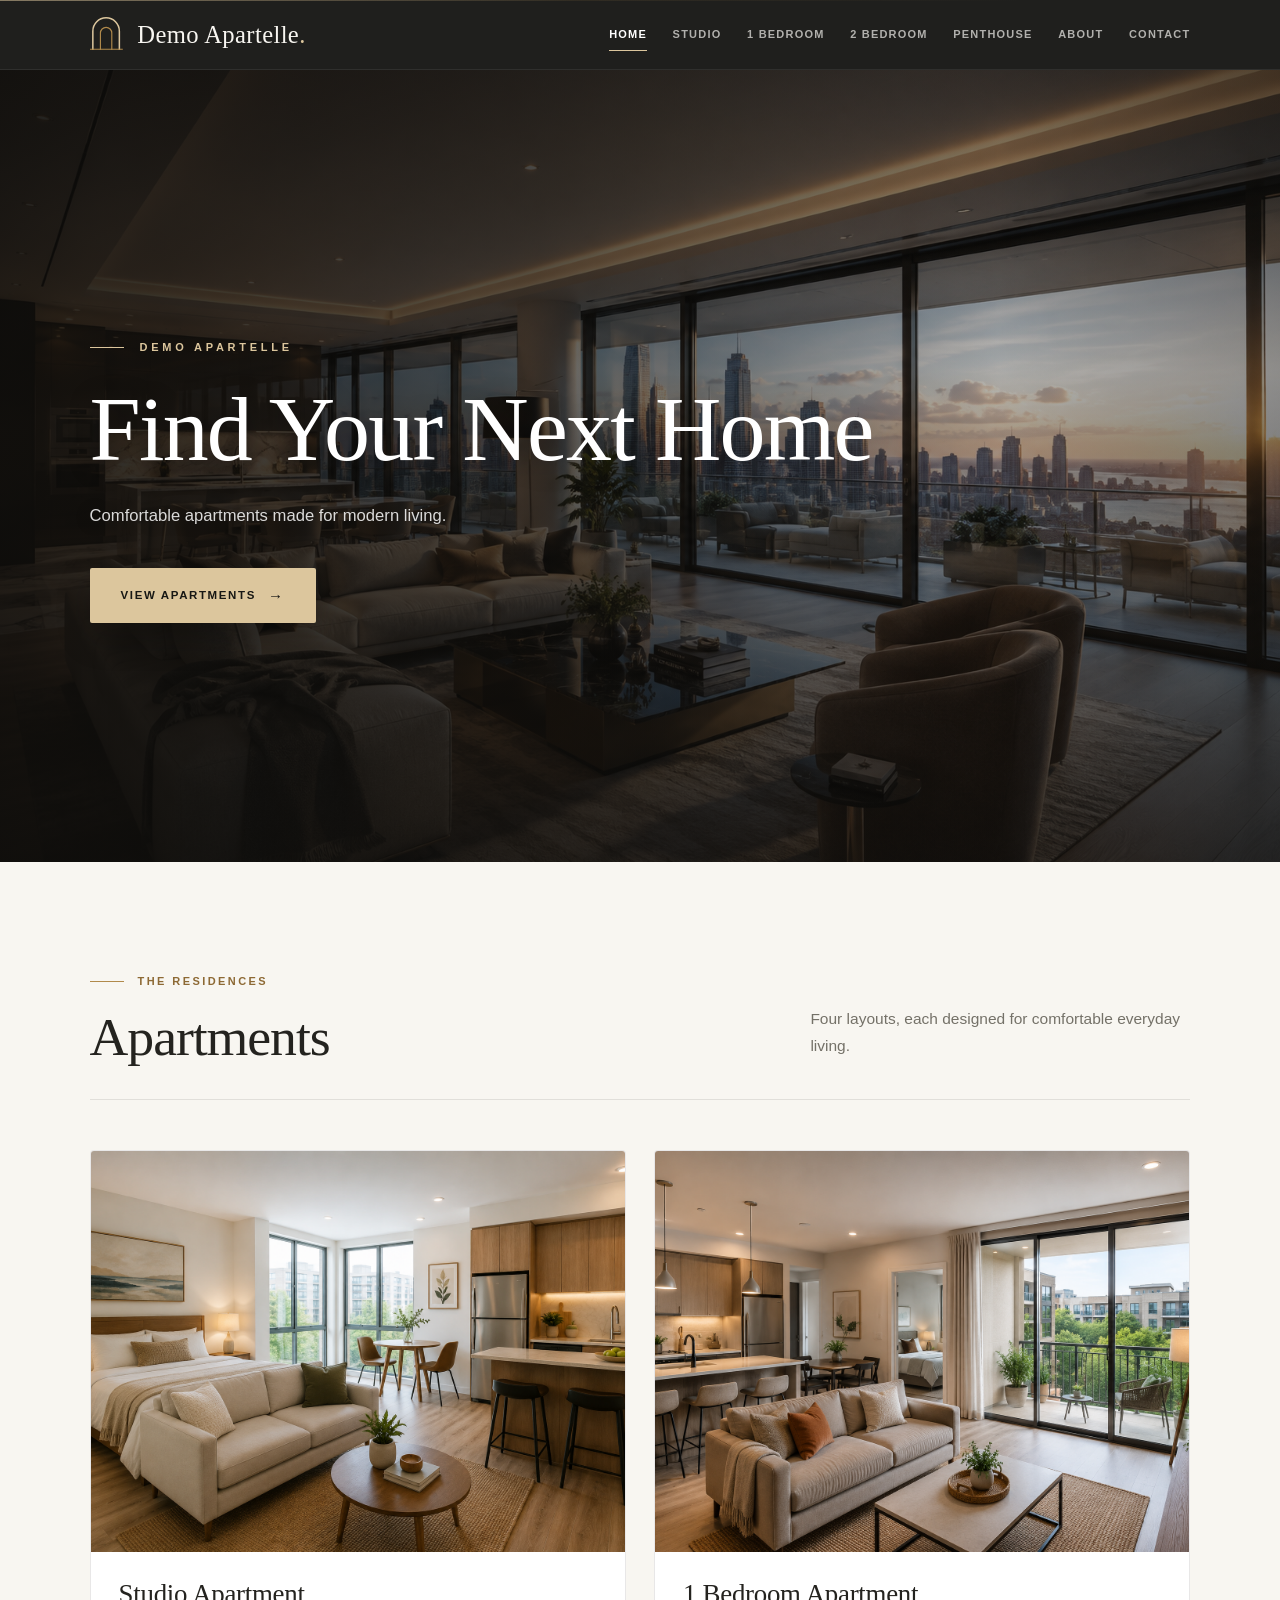
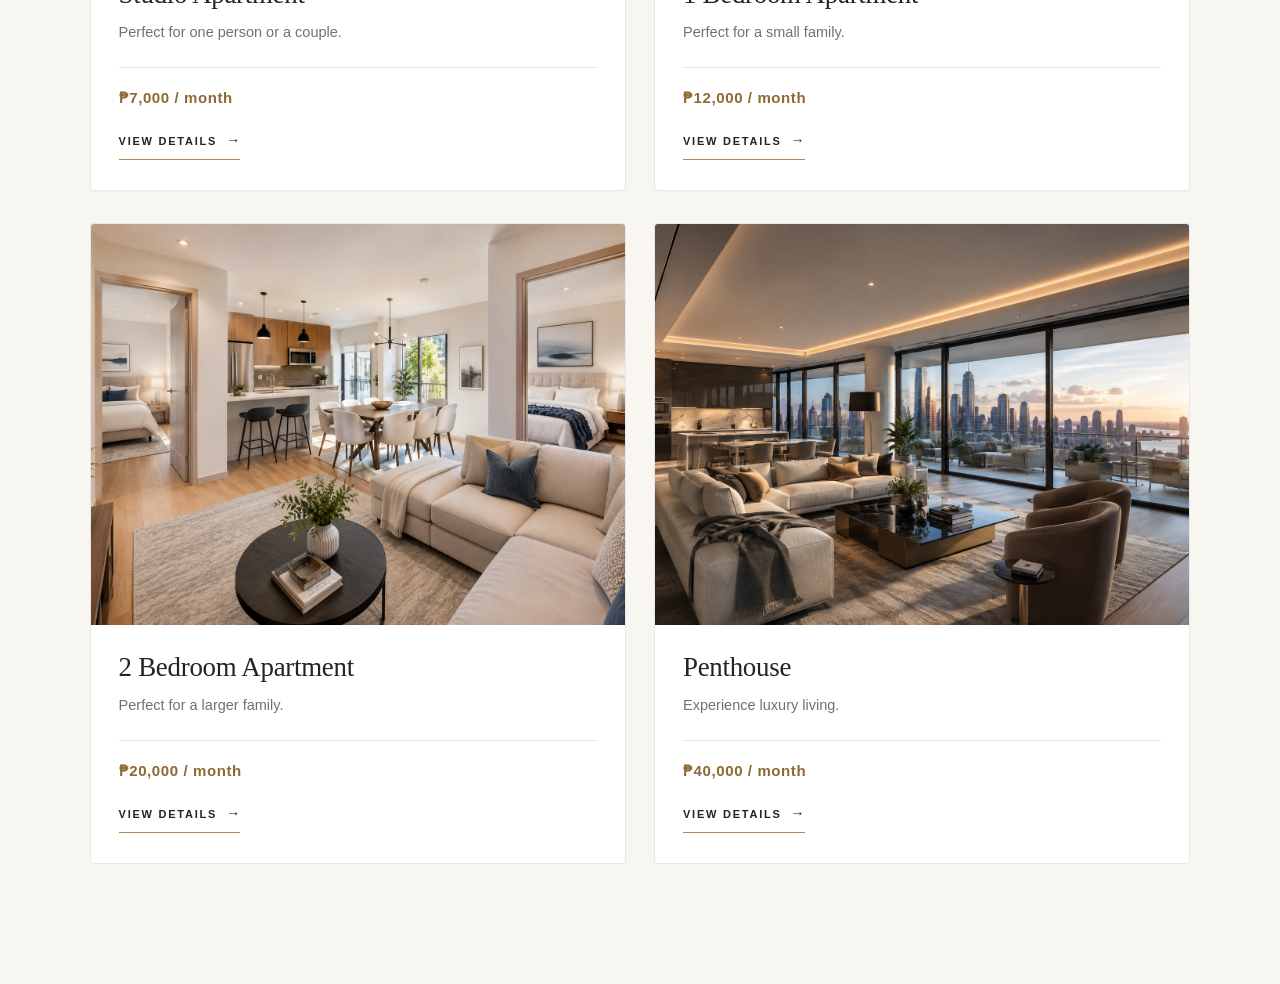
<file: Apartment/Apartments/index.html>
<!DOCTYPE html>
<html lang="en">
<head>
    <meta charset="UTF-8">
    <meta name="viewport" content="width=device-width, initial-scale=1.0">
    <title>Demo Apartelle | Apartments</title>
    <link rel="stylesheet" href="style.css">
    <link rel="icon" href="favicon.svg" type="image/svg+xml">
</head>
<body>

    <header>
        <nav>
            <h2>
                <img src="logo.svg" alt="Demo Apartelle" width="246" height="40">
            </h2>
            <button class="menu-toggle" aria-label="Open navigation">
                ☰
            </button>
            <ul>
                <li><a href="index.html" aria-current="page">Home</a></li>
                <li><a href="studio.html">Studio</a></li>
                <li><a href="1bedroom.html">1 Bedroom</a></li>
                <li><a href="2bedroom.html">2 Bedroom</a></li>
                <li><a href="penthouse.html">Penthouse</a></li>
                <li><a href="about.html">About</a></li>
                <li><a href="contact.html">Contact</a></li>
            </ul>
        </nav>
    </header>

    <main>

        <section class="hero">
            <h1>Find Your Next Home</h1>
            <p>Comfortable apartments made for modern living.</p>
            <a href="#apartments">View Apartments</a>
        </section>

        <section id="apartments">

            <div class="section-header">
                <p class="eyebrow">The Residences</p>
                <h2>Apartments</h2>
                <p>Four layouts, each designed for comfortable everyday living.</p>
            </div>

            <div class="apartment-card">
                <img src="images/studio.jpg" alt="Studio Apartment">
                <h2>Studio Apartment</h2>
                <p>Perfect for one person or a couple.</p>
                <p>₱7,000 / month</p>
                <a href="studio.html">View Details</a>
            </div>

            <div class="apartment-card">
                <img src="images/1bedroom.jpg" alt="1 Bedroom Apartment">
                <h2>1 Bedroom Apartment</h2>
                <p>Perfect for a small family.</p>
                <p>₱12,000 / month</p>
                <a href="1bedroom.html">View Details</a>
            </div>

            <div class="apartment-card">
                <img src="images/2bedroom.jpg" alt="2 Bedroom Apartment">
                <h2>2 Bedroom Apartment</h2>
                <p>Perfect for a larger family.</p>
                <p>₱20,000 / month</p>
                <a href="2bedroom.html">View Details</a>
            </div>

            <div class="apartment-card">
                <img src="images/penthouse.jpg" alt="Penthouse">
                <h2>Penthouse</h2>
                <p>Experience luxury living.</p>
                <p>₱40,000 / month</p>
                <a href="penthouse.html">View Details</a>
            </div>
        </section>
    </main>

    <script src="script.js"></script>
</body>
</html>
</file>
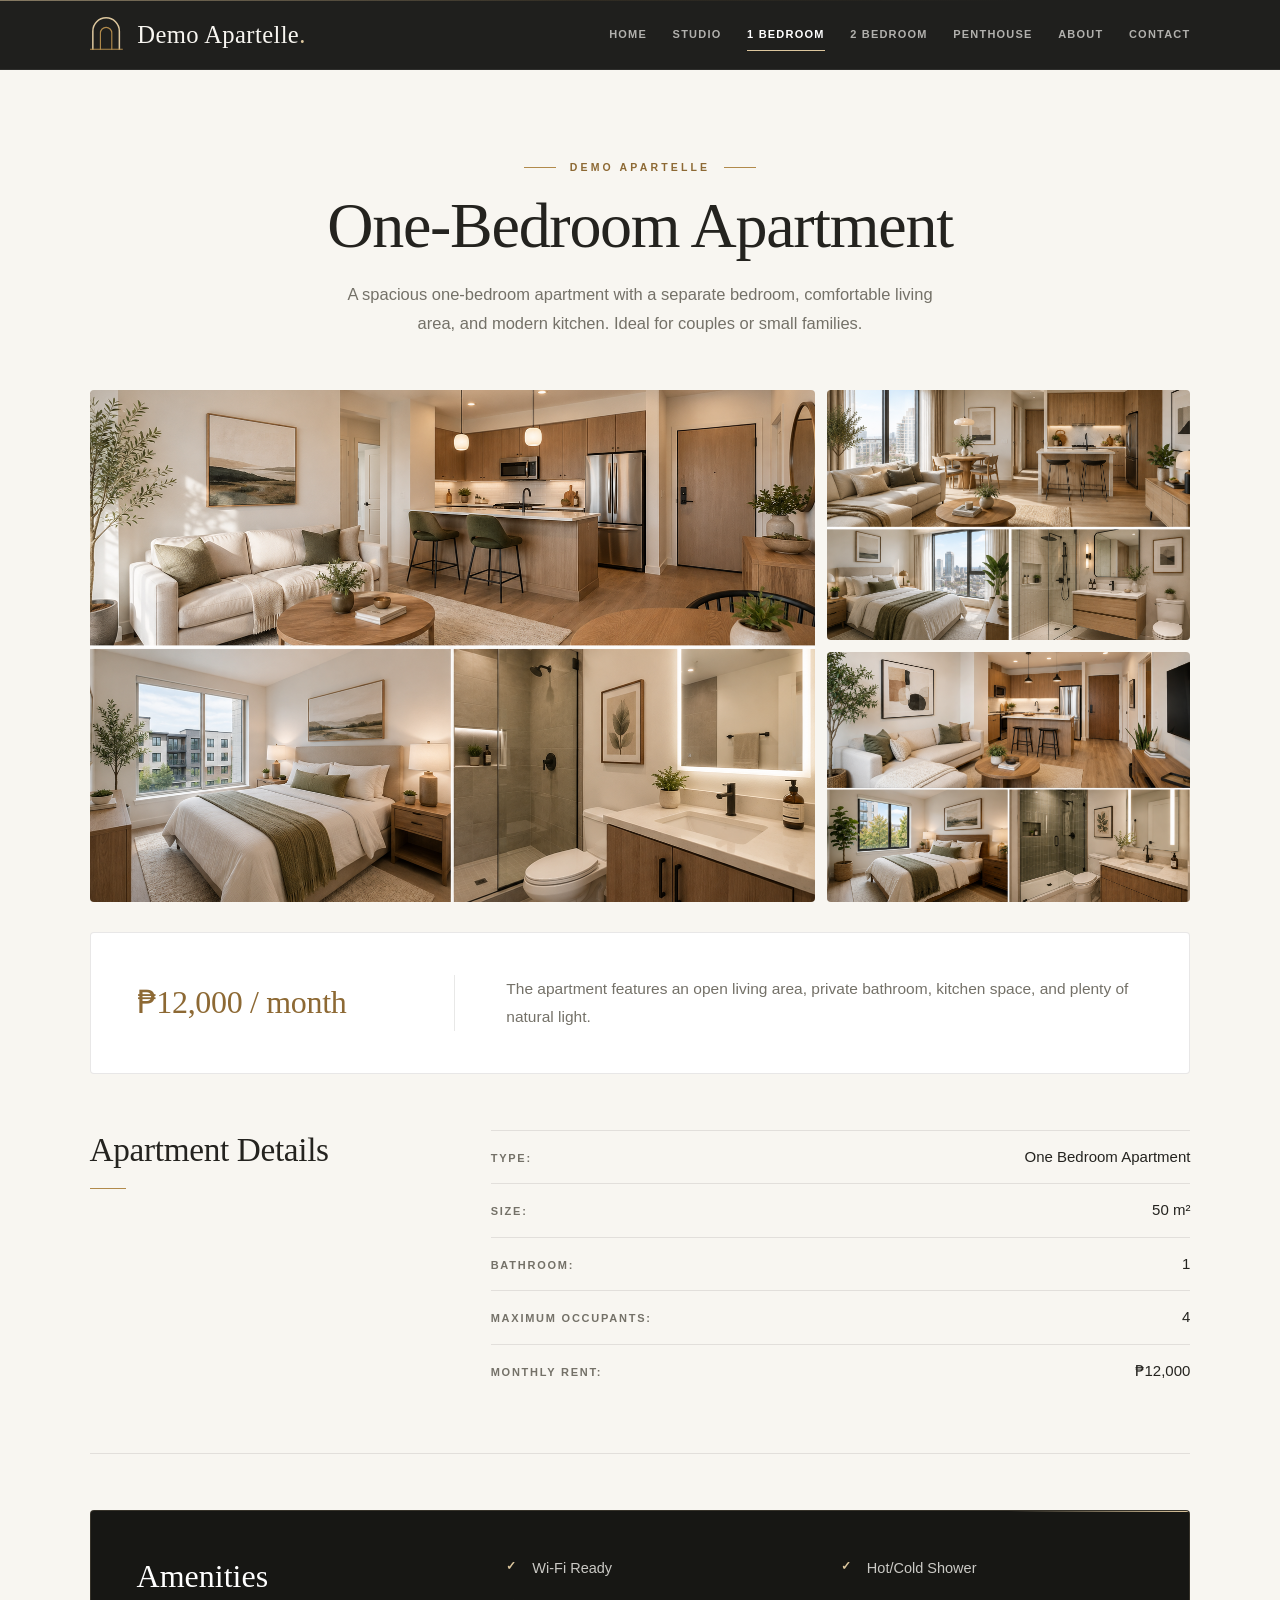
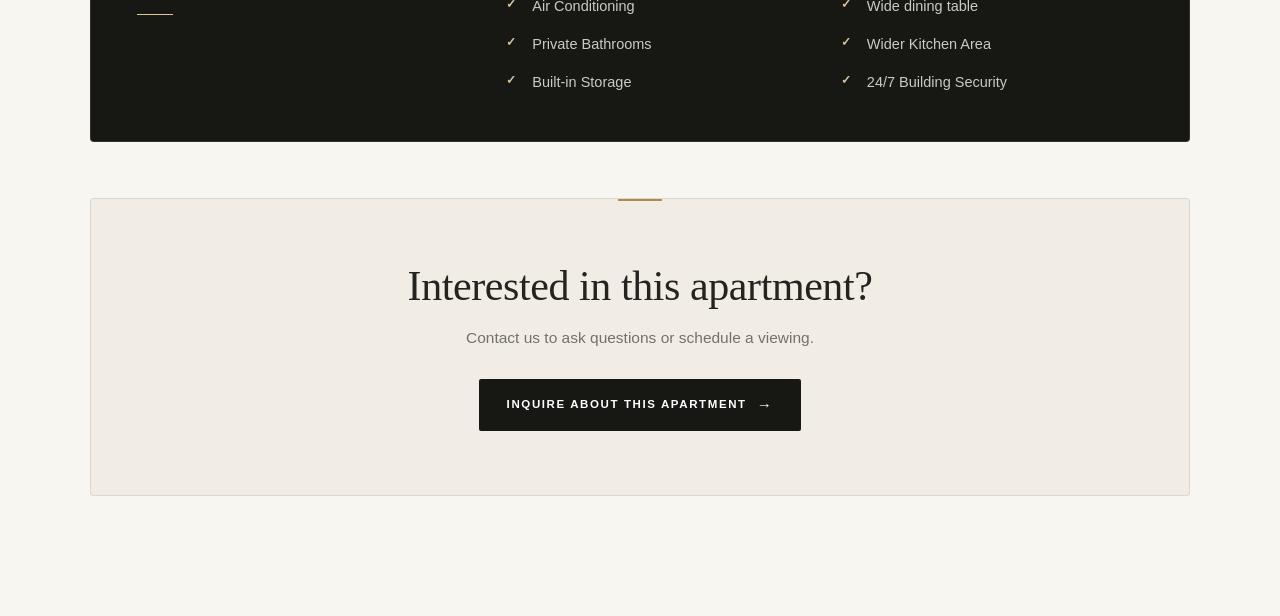
<file: Apartment/Apartments/1bedroom.html>
<!DOCTYPE html>
<html lang="en">
<head>
    <meta charset="UTF-8">
    <meta name="viewport" content="width=device-width, initial-scale=1.0">
    <title>One-Bedroom Apartment | Demo Apartelle</title>
    <link rel="stylesheet" href="style.css">
    <link rel="icon" href="favicon.svg" type="image/svg+xml">
</head>
<body>

    <header>
        <nav>
            <h2>
                <img src="logo.svg" alt="Demo Apartelle" width="246" height="40">
            </h2>
            <button class="menu-toggle" aria-label="Open navigation">
                ☰
            </button>
            <ul>
                <li><a href="index.html">Home</a></li>
                <li><a href="studio.html">Studio</a></li>
                <li><a href="1bedroom.html" aria-current="page">1 Bedroom</a></li>
                <li><a href="2bedroom.html">2 Bedroom</a></li>
                <li><a href="penthouse.html">Penthouse</a></li>
                <li><a href="about.html">About</a></li>
                <li><a href="contact.html">Contact</a></li>
            </ul>
        </nav>
    </header>

    <main>

        <section id="one-bedroom">

            <div class="one-bedroom-header">
                <h1>One-Bedroom Apartment</h1>
                <p>
                    A spacious one-bedroom apartment with a separate bedroom,
                    comfortable living area, and modern kitchen.
                    Ideal for couples or small families.
                </p>
            </div>

            <div class="one-bedroom-gallery">
                <img src="images/1bedroom1.jpg" alt="One-Bedroom Apartment View 1">
                <img src="images/1bedroom2.jpg" alt="One-Bedroom Apartment View 2">
                <img src="images/1bedroom3.jpg" alt="One-Bedroom Apartment View 3">
            </div>

            <div class="one-bedroom-info">
                <h2>₱12,000 / month</h2>
                <p>
                    The apartment features an open living area,
                    private bathroom, kitchen space, and plenty
                    of natural light.
                </p>
            </div>

            <div class="one-bedroom-details">
                <h2>Apartment Details</h2>

                <div class="detail-list">
                    <p><strong>Type:</strong> One Bedroom Apartment</p>
                    <p><strong>Size:</strong> 50 m²</p>
                    <p><strong>Bathroom:</strong> 1</p>
                    <p><strong>Maximum Occupants:</strong> 4</p>
                    <p><strong>Monthly Rent:</strong> ₱12,000</p>
                </div>
            </div>

            <div class="one-bedroom-amenities">
                <h2>Amenities</h2>
                <ul>
                    <li>Wi-Fi Ready</li>
                    <li>Hot/Cold Shower</li>
                    <li>Air Conditioning</li>
                    <li>Wide dining table</li>
                    <li>Private Bathrooms</li>
                    <li>Wider Kitchen Area</li>
                    <li>Built-in Storage</li>
                    <li>24/7 Building Security</li>
                </ul>
            </div>

            <div class="one-bedroom-contact">
                <h2>Interested in this apartment?</h2>
                <p>
                    Contact us to ask questions or schedule
                    a viewing.
                </p>
                <a href="contact.html">
                    Inquire About This Apartment
                </a>
            </div>
        </section>
    </main>

    <script src="script.js"></script>
</body>
</html>
</file>
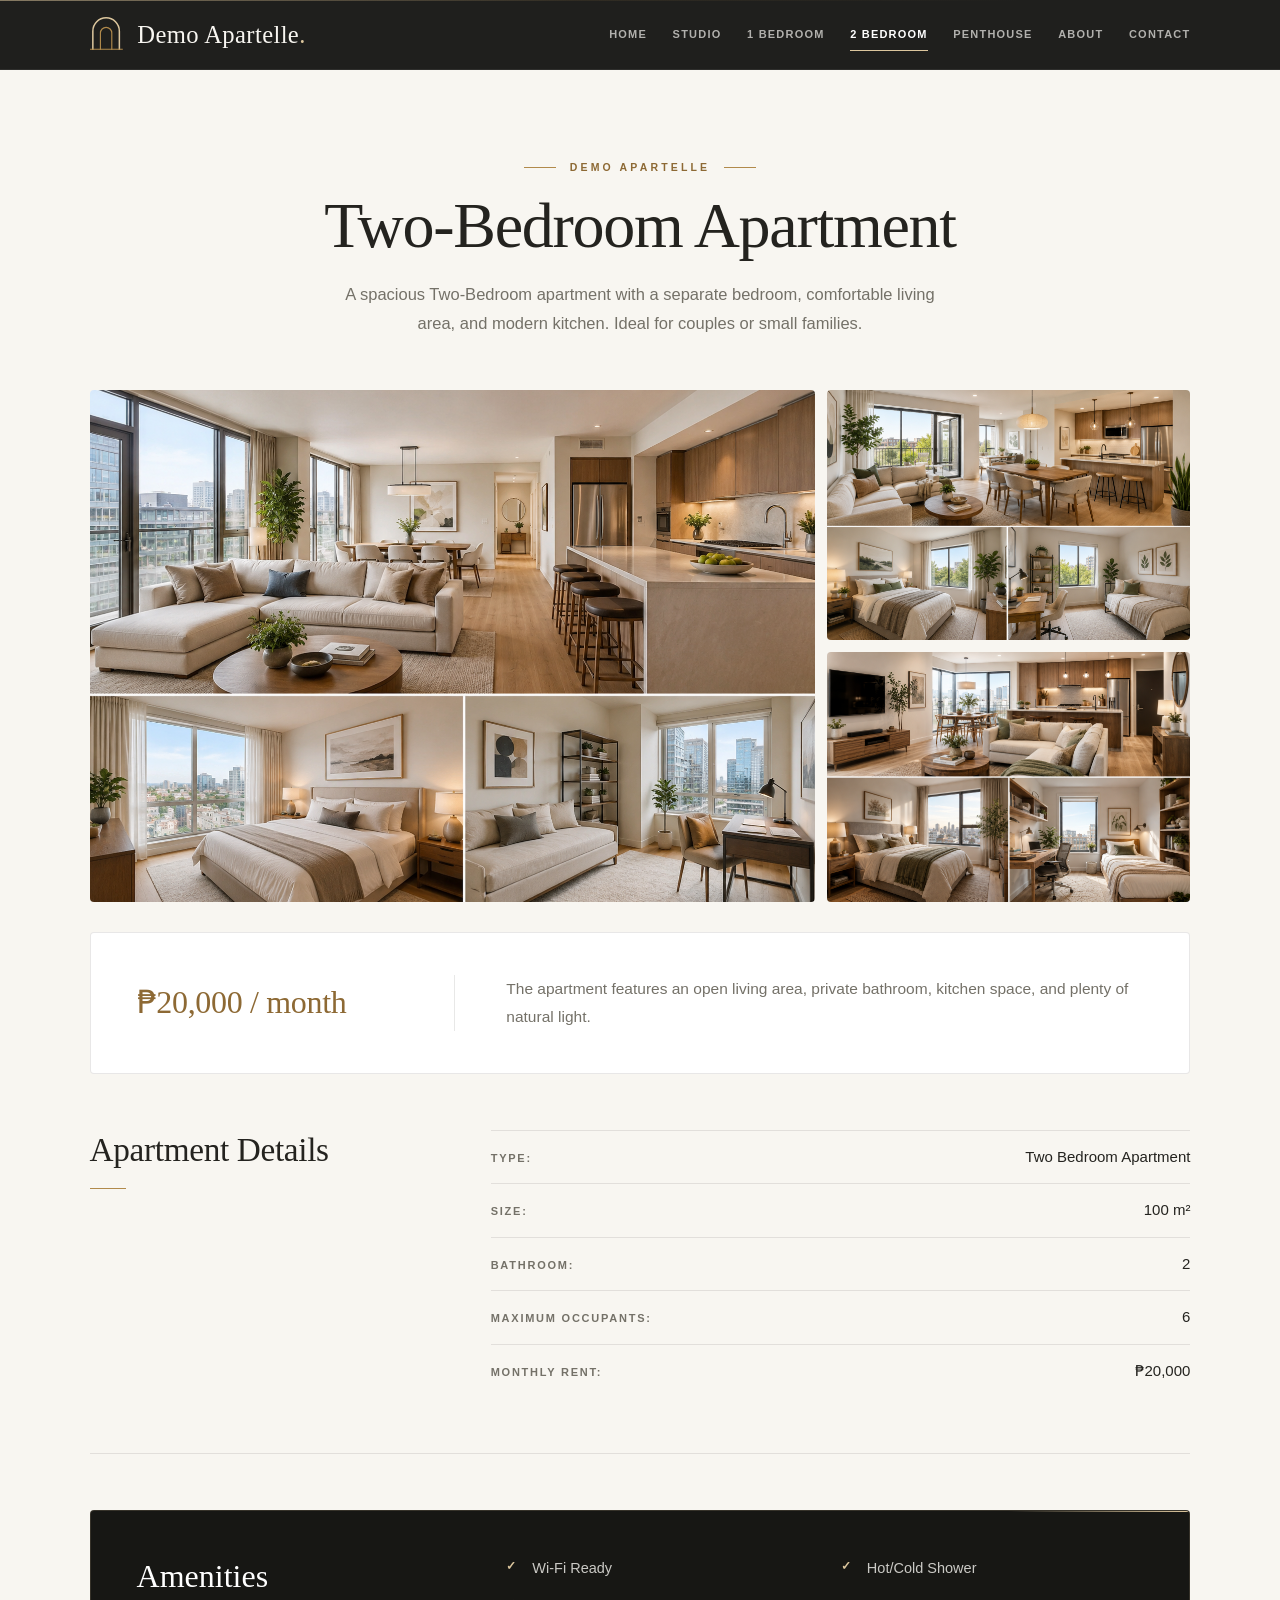
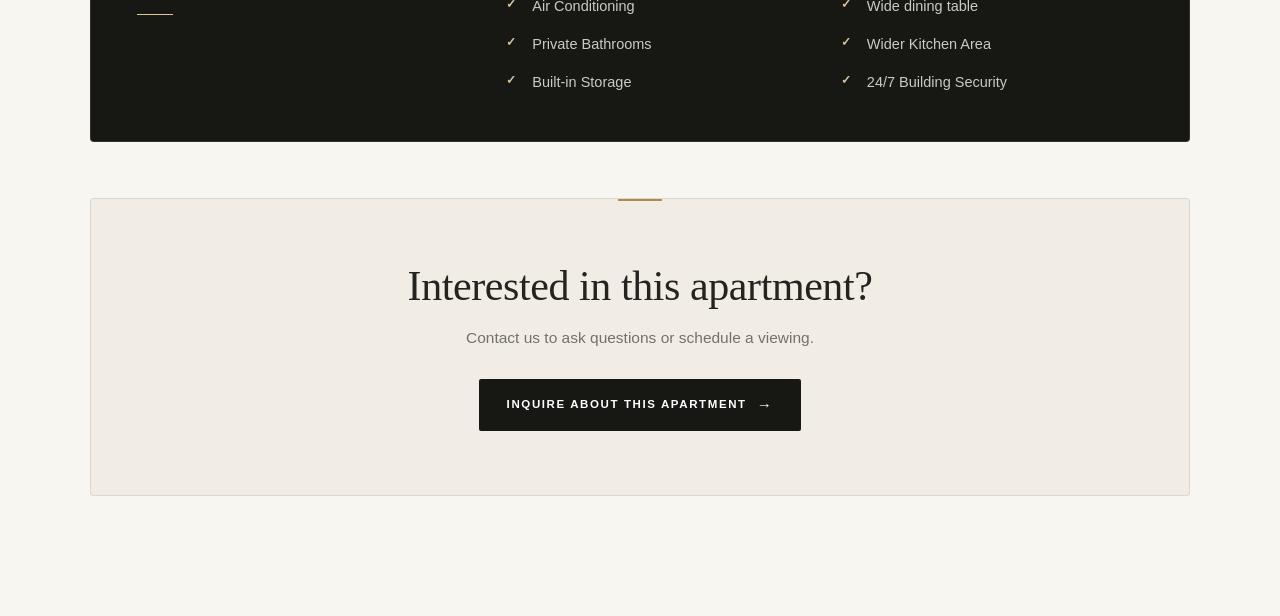
<file: Apartment/Apartments/2bedroom.html>
<!DOCTYPE html>
<html lang="en">
<head>
    <meta charset="UTF-8">
    <meta name="viewport" content="width=device-width, initial-scale=1.0">
    <title>Two-Bedroom Apartment | Demo Apartelle</title>
    <link rel="stylesheet" href="style.css">
    <link rel="icon" href="favicon.svg" type="image/svg+xml">
</head>
<body>

    <header>
        <nav>
            <h2>
                <img src="logo.svg" alt="Demo Apartelle" width="246" height="40">
            </h2>
            <button class="menu-toggle" aria-label="Open navigation">
                ☰
            </button>
            <ul>
                <li><a href="index.html">Home</a></li>
                <li><a href="studio.html">Studio</a></li>
                <li><a href="1bedroom.html">1 Bedroom</a></li>
                <li><a href="2bedroom.html" aria-current="page">2 Bedroom</a></li>
                <li><a href="penthouse.html">Penthouse</a></li>
                <li><a href="about.html">About</a></li>
                <li><a href="contact.html">Contact</a></li>
            </ul>
        </nav>
    </header>

    <main>

        <section id="two-bedroom">

            <div class="two-bedroom-header">
                <h1>Two-Bedroom Apartment</h1>
                <p>
                    A spacious Two-Bedroom apartment with a separate bedroom,
                    comfortable living area, and modern kitchen.
                    Ideal for couples or small families.
                </p>
            </div>

            <div class="two-bedroom-gallery">
                <img src="images/2bedroom2.jpg" alt="Two-Bedroom Apartment View 1">
                <img src="images/2bedroom1.jpg" alt="Two-Bedroom Apartment View 2">
                <img src="images/2bedroom3.jpg" alt="Two-Bedroom Apartment View 3">
            </div>

            <div class="two-bedroom-info">
                <h2>₱20,000 / month</h2>
                <p>
                    The apartment features an open living area,
                    private bathroom, kitchen space, and plenty
                    of natural light.
                </p>
            </div>

            <div class="two-bedroom-details">
                <h2>Apartment Details</h2>

                <div class="detail-list">
                    <p><strong>Type:</strong> Two Bedroom Apartment</p>
                    <p><strong>Size:</strong> 100 m²</p>
                    <p><strong>Bathroom:</strong> 2</p>
                    <p><strong>Maximum Occupants:</strong> 6</p>
                    <p><strong>Monthly Rent:</strong> ₱20,000</p>
                </div>
            </div>

            <div class="two-bedroom-amenities">
                <h2>Amenities</h2>
                <ul>
                    <li>Wi-Fi Ready</li>
                    <li>Hot/Cold Shower</li>
                    <li>Air Conditioning</li>
                    <li>Wide dining table</li>
                    <li>Private Bathrooms</li>
                    <li>Wider Kitchen Area</li>
                    <li>Built-in Storage</li>
                    <li>24/7 Building Security</li>
                </ul>
            </div>

            <div class="two-bedroom-contact">
                <h2>Interested in this apartment?</h2>
                <p>
                    Contact us to ask questions or schedule
                    a viewing.
                </p>
                <a href="contact.html">
                    Inquire About This Apartment
                </a>
            </div>
        </section>
    </main>

    <script src="script.js"></script>
</body>
</html>
</file>
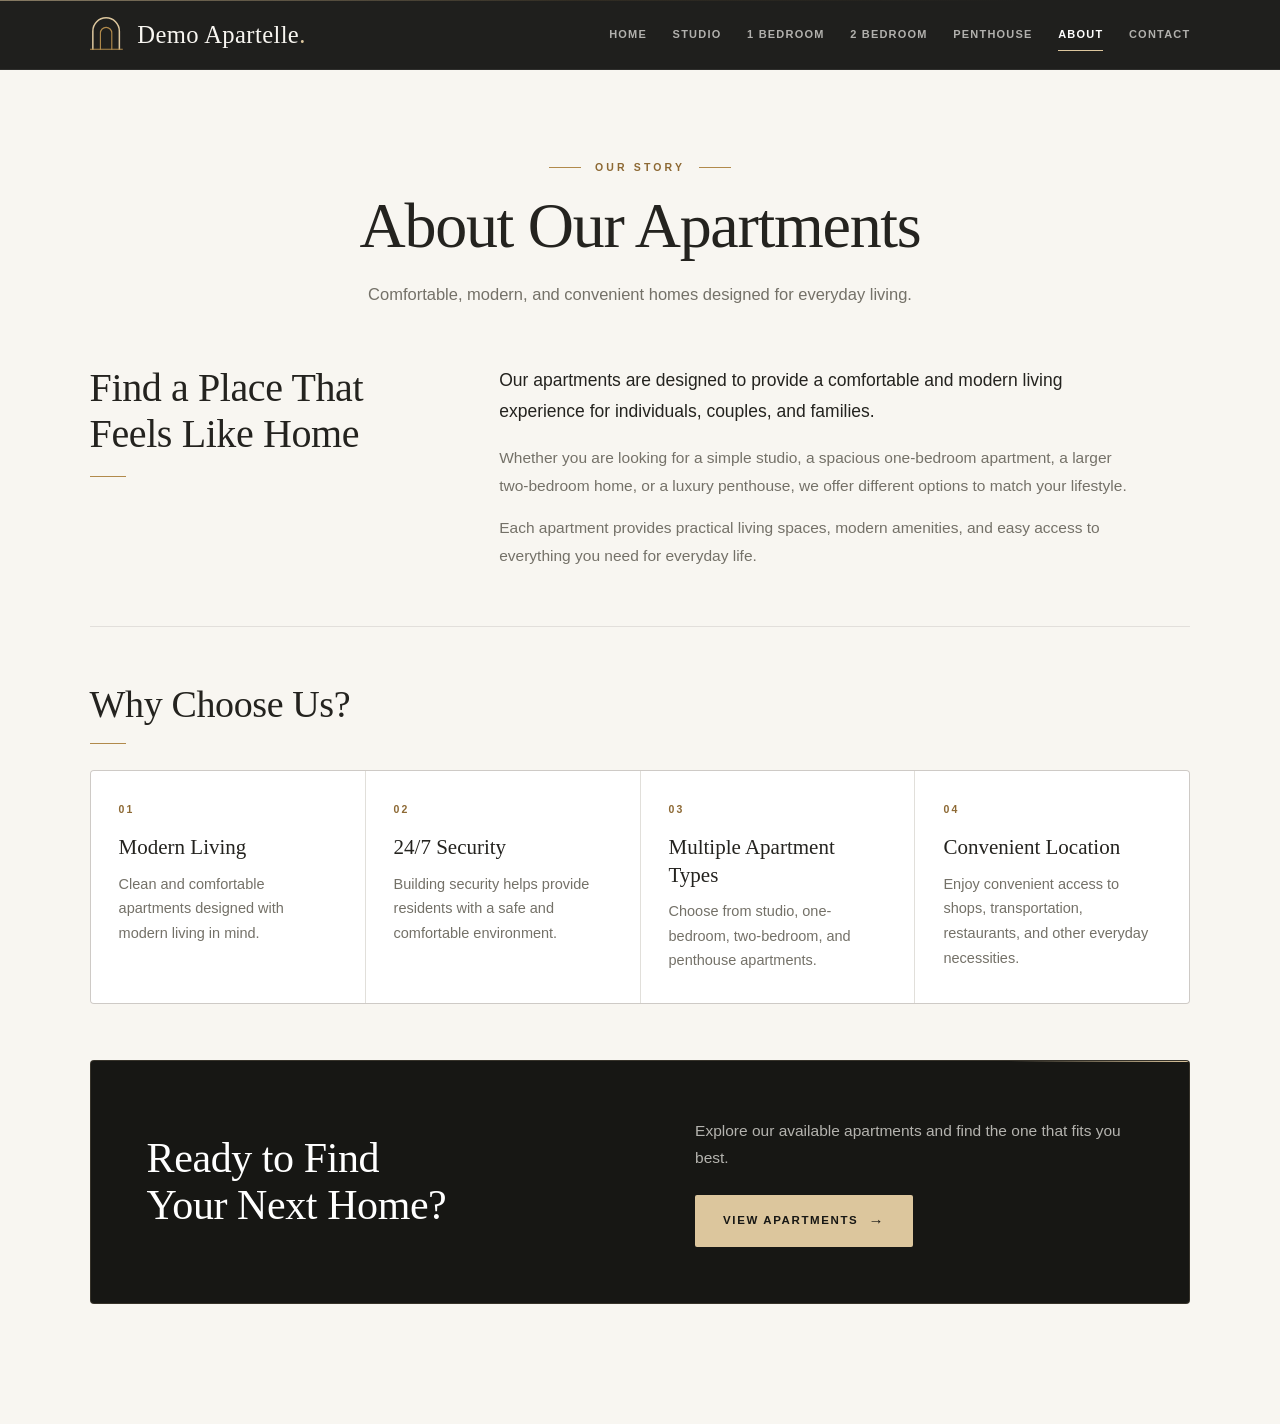
<file: Apartment/Apartments/about.html>
<!DOCTYPE html>
<html lang="en">
<head>
    <meta charset="UTF-8">
    <meta name="viewport" content="width=device-width, initial-scale=1.0">
    <title>About | Demo Apartelle</title>
    <link rel="stylesheet" href="style.css">
    <link rel="icon" href="favicon.svg" type="image/svg+xml">
</head>
<body>

    <header>
        <nav>
            <h2>
                <img src="logo.svg" alt="Demo Apartelle" width="246" height="40">
            </h2>
            <button class="menu-toggle" aria-label="Open navigation">
                ☰
            </button>
            <ul>
                <li><a href="index.html">Home</a></li>
                <li><a href="studio.html">Studio</a></li>
                <li><a href="1bedroom.html">1 Bedroom</a></li>
                <li><a href="2bedroom.html">2 Bedroom</a></li>
                <li><a href="penthouse.html">Penthouse</a></li>
                <li><a href="about.html" aria-current="page">About</a></li>
                <li><a href="contact.html">Contact</a></li>
            </ul>
        </nav>
    </header>

    <main>

        <section class="about-page">

            <div class="about-header">
                <h1>About Our Apartments</h1>
                <p>
                    Comfortable, modern, and convenient homes
                    designed for everyday living.
                </p>
            </div>

            <div class="about-content">
                <h2>Find a Place That Feels Like Home</h2>
                <p>
                    Our apartments are designed to provide a comfortable
                    and modern living experience for individuals,
                    couples, and families.
                </p>
                <p>
                    Whether you are looking for a simple studio,
                    a spacious one-bedroom apartment, a larger
                    two-bedroom home, or a luxury penthouse,
                    we offer different options to match your lifestyle.
                </p>
                <p>
                    Each apartment provides practical living spaces,
                    modern amenities, and easy access to everything
                    you need for everyday life.
                </p>
            </div>

            <div class="about-features">
                <h2>Why Choose Us?</h2>

                <div class="feature-list">
                    <div class="feature">
                        <h3>Modern Living</h3>
                        <p>
                            Clean and comfortable apartments designed
                            with modern living in mind.
                        </p>
                    </div>
                    <div class="feature">
                        <h3>24/7 Security</h3>
                        <p>
                            Building security helps provide residents
                            with a safe and comfortable environment.
                        </p>
                    </div>
                    <div class="feature">
                        <h3>Multiple Apartment Types</h3>
                        <p>
                            Choose from studio, one-bedroom,
                            two-bedroom, and penthouse apartments.
                        </p>
                    </div>
                    <div class="feature">
                        <h3>Convenient Location</h3>
                        <p>
                            Enjoy convenient access to shops,
                            transportation, restaurants, and
                            other everyday necessities.
                        </p>
                    </div>
                </div>
            </div>

            <div class="about-action">
                <h2>Ready to Find Your Next Home?</h2>
                <p>
                    Explore our available apartments and find
                    the one that fits you best.
                </p>
                <a href="index.html#apartments">
                    View Apartments
                </a>
            </div>
        </section>
    </main>

    <script src="script.js"></script>
</body>
</html>
</file>
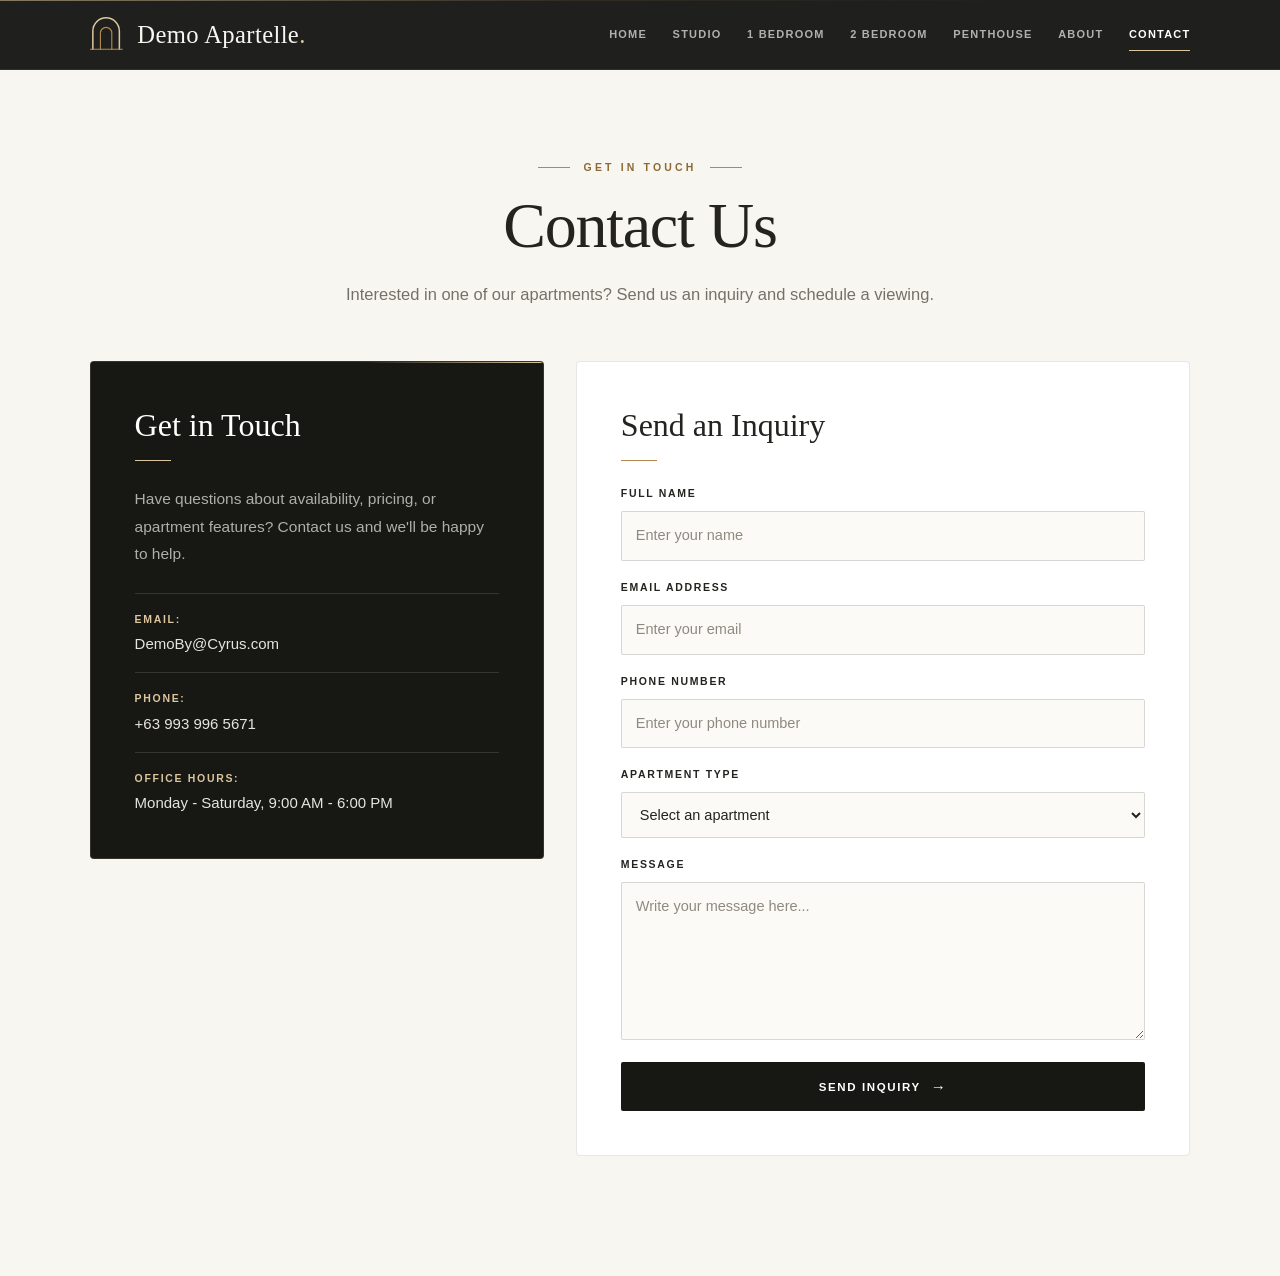
<file: Apartment/Apartments/contact.html>
<!DOCTYPE html>
<html lang="en">
<head>
    <meta charset="UTF-8">
    <meta name="viewport" content="width=device-width, initial-scale=1.0">
    <title>Contact | Demo Apartelle</title>
    <link rel="stylesheet" href="style.css">
    <link rel="icon" href="favicon.svg" type="image/svg+xml">
</head>
<body>

    <header>
        <nav>
            <h2>
                <img src="logo.svg" alt="Demo Apartelle" width="246" height="40">
            </h2>
            <button class="menu-toggle" aria-label="Open navigation">
                ☰
            </button>
            <ul>
                <li><a href="index.html">Home</a></li>
                <li><a href="studio.html">Studio</a></li>
                <li><a href="1bedroom.html">1 Bedroom</a></li>
                <li><a href="2bedroom.html">2 Bedroom</a></li>
                <li><a href="penthouse.html">Penthouse</a></li>
                <li><a href="about.html">About</a></li>
                <li><a href="contact.html" aria-current="page">Contact</a></li>
            </ul>
        </nav>
    </header>

    <main>

        <section class="contact-page">

            <div class="contact-header">
                <h1>Contact Us</h1>
                <p>
                    Interested in one of our apartments?
                    Send us an inquiry and schedule a viewing.
                </p>
            </div>

            <div class="contact-container">

                <div class="contact-info">
                    <h2>Get in Touch</h2>
                    <p>
                        Have questions about availability,
                        pricing, or apartment features?
                        Contact us and we'll be happy to help.
                    </p>
                    <p>
                        <strong>Email:</strong>
                        DemoBy@Cyrus.com
                    </p>
                    <p>
                        <strong>Phone:</strong>
                        +63 993 996 5671
                    </p>
                    <p>
                        <strong>Office Hours:</strong>
                        Monday - Saturday, 9:00 AM - 6:00 PM
                    </p>
                </div>

                <div class="contact-form">
                    <h2>Send an Inquiry</h2>
                    <form>
                        <label for="name">
                            Full Name
                        </label>
                        <input type="text" id="name" name="name" placeholder="Enter your name" required>
                        <label for="email">
                            Email Address
                        </label>
                        <input type="email" id="email" name="email" placeholder="Enter your email" required>
                        <label for="phone">
                            Phone Number
                        </label>
                        <input type="tel" id="phone" name="phone" placeholder="Enter your phone number">
                        <label for="apartment-type">
                            Apartment Type
                        </label>
                        <select id="apartment-type" name="apartment-type">
                            <option value="">
                                Select an apartment
                            </option>
                            <option value="studio">
                                Studio Apartment
                            </option>
                            <option value="one-bedroom">
                                One Bedroom Apartment
                            </option>
                            <option value="two-bedroom">
                                Two Bedroom Apartment
                            </option>
                            <option value="penthouse">
                                Penthouse
                            </option>
                        </select>
                        <label for="message">
                            Message
                        </label>
                        <textarea id="message" name="message" rows="6" placeholder="Write your message here..."
                            required></textarea>
                        <button type="submit">
                            Send Inquiry
                        </button>
                    </form>
                </div>
            </div>
        </section>
    </main>

    <script src="script.js"></script>
</body>
</html>
</file>
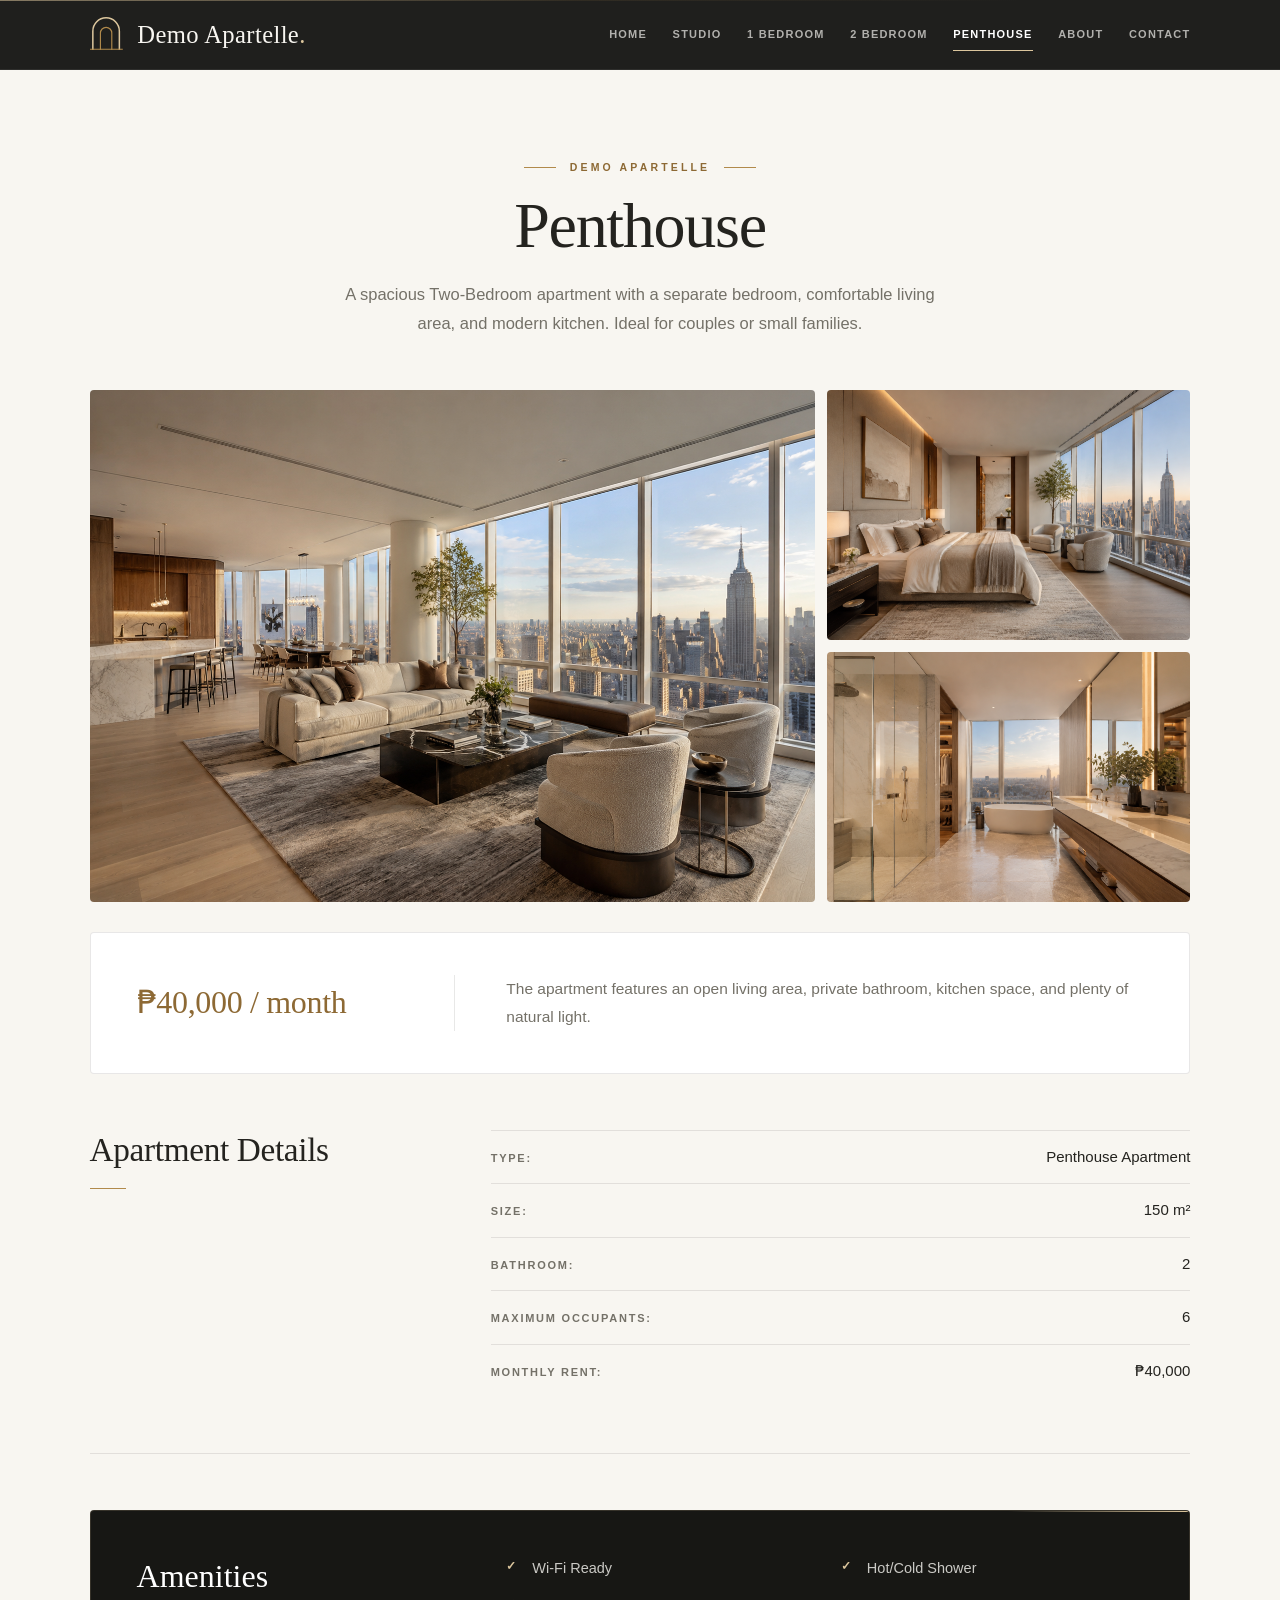
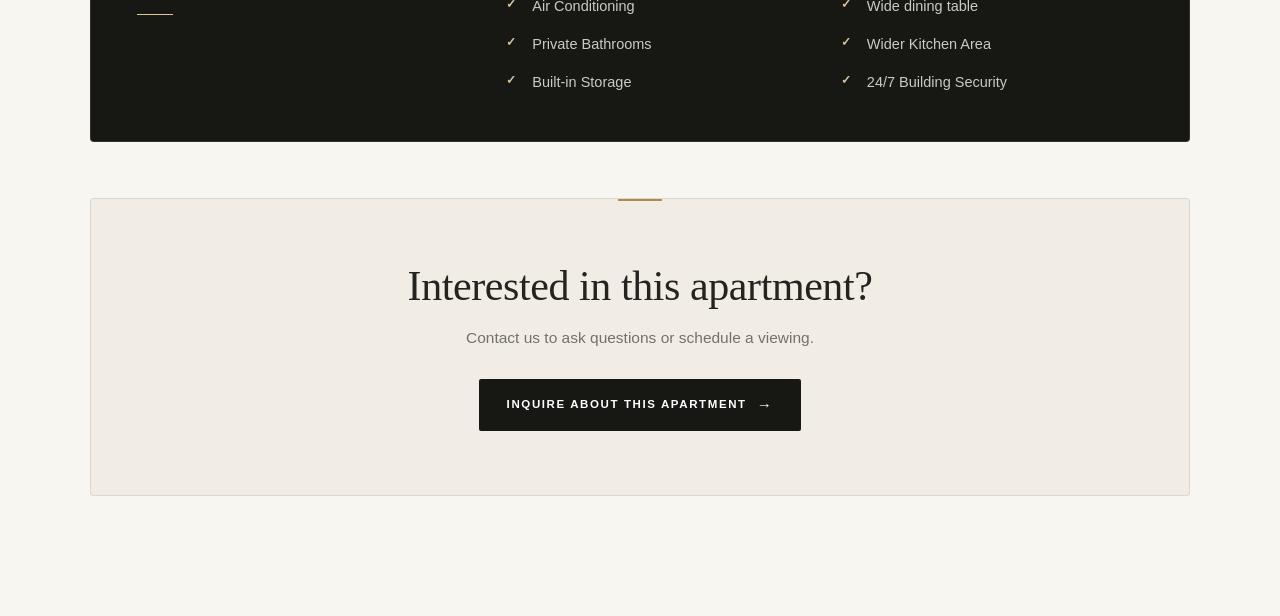
<file: Apartment/Apartments/penthouse.html>
<!DOCTYPE html>
<html lang="en">
<head>
    <meta charset="UTF-8">
    <meta name="viewport" content="width=device-width, initial-scale=1.0">
    <title>Penthouse | Demo Apartelle</title>
    <link rel="stylesheet" href="style.css">
    <link rel="icon" href="favicon.svg" type="image/svg+xml">
</head>
<body>

    <header>
        <nav>
            <h2>
                <img src="logo.svg" alt="Demo Apartelle" width="246" height="40">
            </h2>
            <button class="menu-toggle" aria-label="Open navigation">
                ☰
            </button>
            <ul>
                <li><a href="index.html">Home</a></li>
                <li><a href="studio.html">Studio</a></li>
                <li><a href="1bedroom.html">1 Bedroom</a></li>
                <li><a href="2bedroom.html">2 Bedroom</a></li>
                <li><a href="penthouse.html" aria-current="page">Penthouse</a></li>
                <li><a href="about.html">About</a></li>
                <li><a href="contact.html">Contact</a></li>
            </ul>
        </nav>
    </header>

    <main>

        <section id="penthouse">

            <div class="penthouse-header">
                <h1>Penthouse</h1>
                <p>
                    A spacious Two-Bedroom apartment with a separate bedroom,
                    comfortable living area, and modern kitchen.
                    Ideal for couples or small families.
                </p>
            </div>

            <div class="penthouse-gallery">
                <img src="images/penthouse1.jpg" alt="Penthouse View 1">
                <img src="images/penthouse2.jpg" alt="Penthouse View 2">
                <img src="images/penthouse3.jpg" alt="Penthouse View 3">
            </div>

            <div class="penthouse-info">
                <h2>₱40,000 / month</h2>
                <p>
                    The apartment features an open living area,
                    private bathroom, kitchen space, and plenty
                    of natural light.
                </p>
            </div>

            <div class="penthouse-details">
                <h2>Apartment Details</h2>

                <div class="detail-list">
                    <p><strong>Type:</strong> Penthouse Apartment</p>
                    <p><strong>Size:</strong> 150 m²</p>
                    <p><strong>Bathroom:</strong> 2</p>
                    <p><strong>Maximum Occupants:</strong> 6</p>
                    <p><strong>Monthly Rent:</strong> ₱40,000</p>
                </div>
            </div>

            <div class="penthouse-amenities">
                <h2>Amenities</h2>
                <ul>
                    <li>Wi-Fi Ready</li>
                    <li>Hot/Cold Shower</li>
                    <li>Air Conditioning</li>
                    <li>Wide dining table</li>
                    <li>Private Bathrooms</li>
                    <li>Wider Kitchen Area</li>
                    <li>Built-in Storage</li>
                    <li>24/7 Building Security</li>
                </ul>
            </div>

            <div class="penthouse-contact">
                <h2>Interested in this apartment?</h2>
                <p>
                    Contact us to ask questions or schedule
                    a viewing.
                </p>
                <a href="contact.html">
                    Inquire About This Apartment
                </a>
            </div>
        </section>
    </main>

    <script src="script.js"></script>
</body>
</html>
</file>
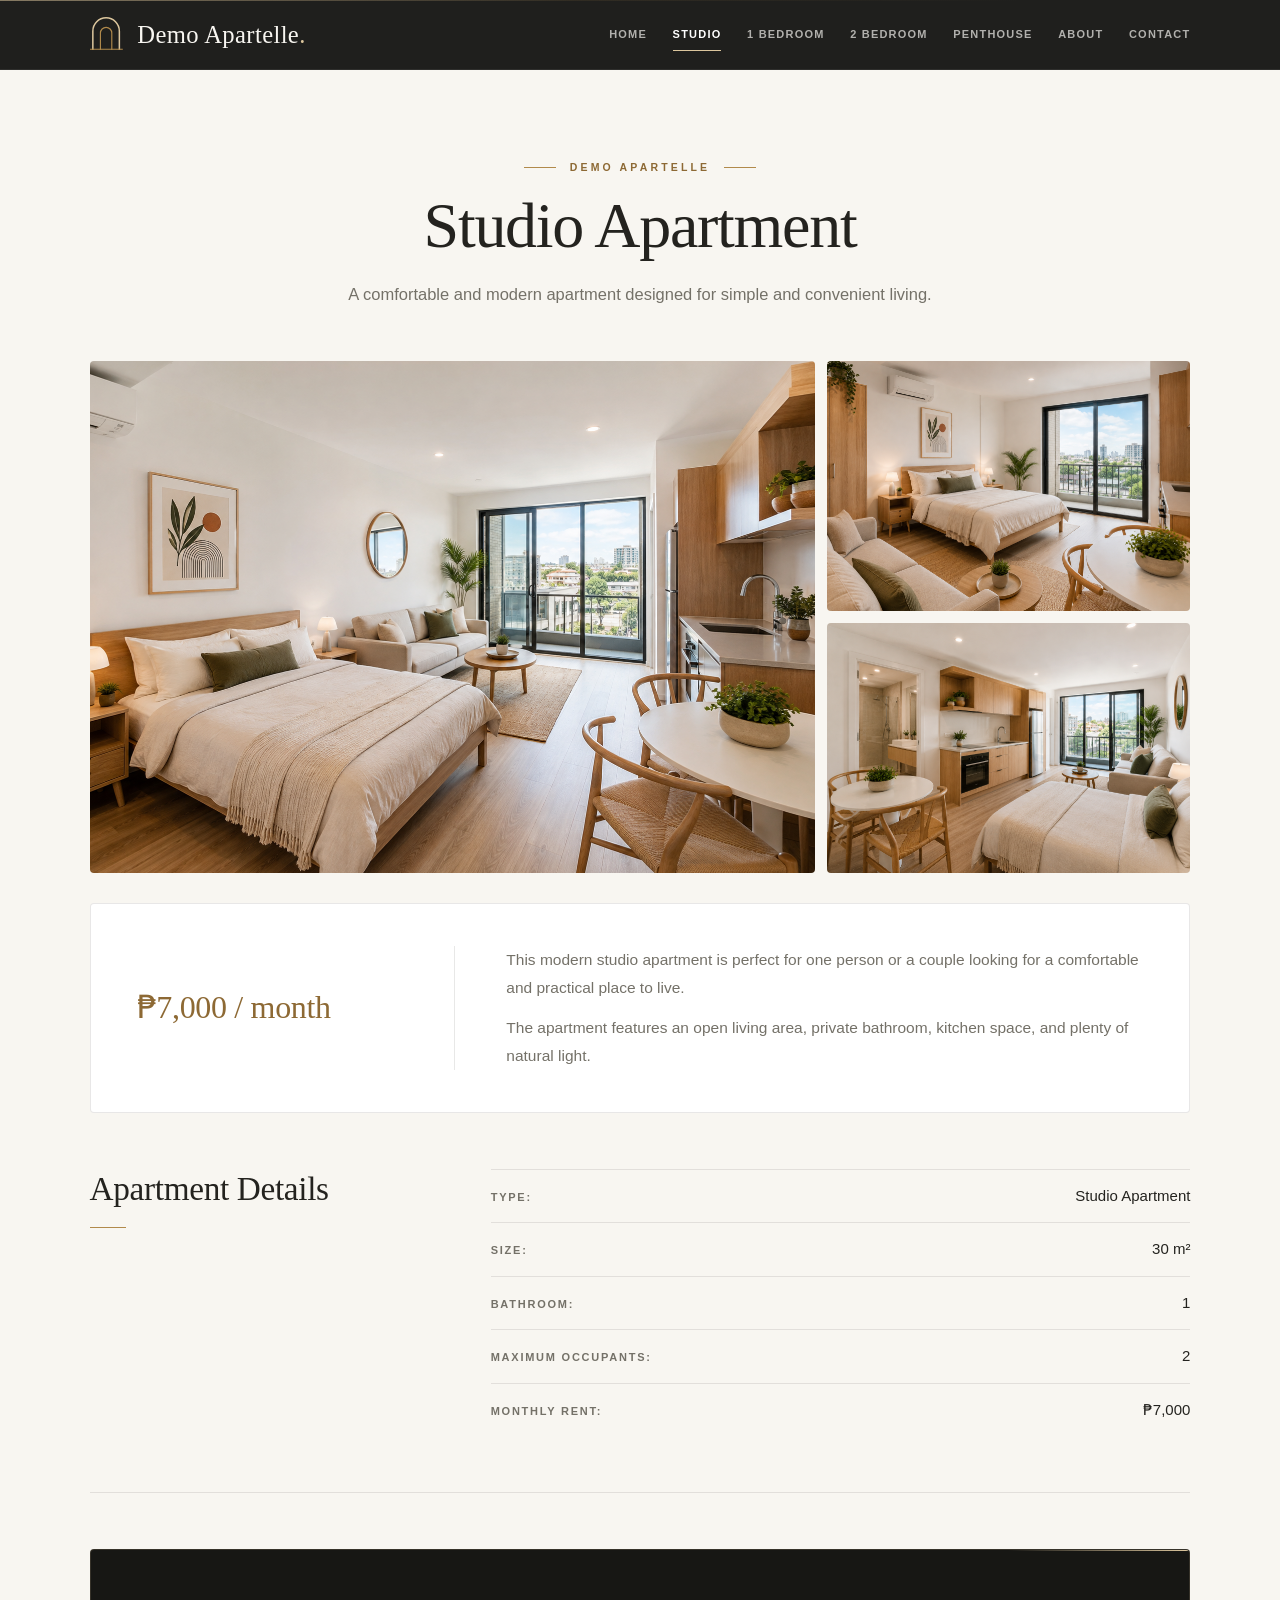
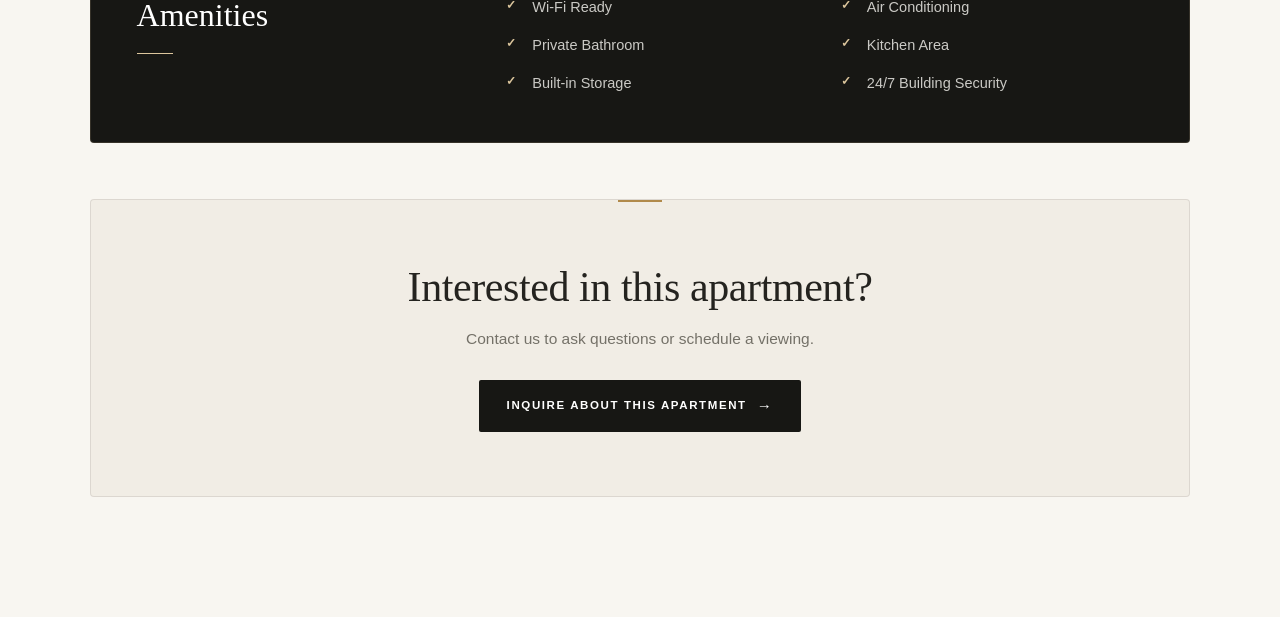
<file: Apartment/Apartments/studio.html>
<!DOCTYPE html>
<html lang="en">
<head>
    <meta charset="UTF-8">
    <meta name="viewport" content="width=device-width, initial-scale=1.0">
    <title>Studio Apartment | Demo Apartelle</title>
    <link rel="stylesheet" href="style.css">
    <link rel="icon" href="favicon.svg" type="image/svg+xml">
</head>
<body>

    <header>
        <nav>
            <h2>
                <img src="logo.svg" alt="Demo Apartelle" width="246" height="40">
            </h2>
            <button class="menu-toggle" aria-label="Open navigation">
                ☰
            </button>
            <ul>
                <li><a href="index.html">Home</a></li>
                <li><a href="studio.html" aria-current="page">Studio</a></li>
                <li><a href="1bedroom.html">1 Bedroom</a></li>
                <li><a href="2bedroom.html">2 Bedroom</a></li>
                <li><a href="penthouse.html">Penthouse</a></li>
                <li><a href="about.html">About</a></li>
                <li><a href="contact.html">Contact</a></li>
            </ul>
        </nav>
    </header>

    <main>

        <section id="studio">

            <div class="studio-header">
                <h1>Studio Apartment</h1>
                <p>
                    A comfortable and modern apartment designed
                    for simple and convenient living.
                </p>
            </div>

            <div class="studio-gallery">
                <img src="images/studio1.jpg" alt="Studio Apartment View 1">
                <img src="images/studio2.jpg" alt="Studio Apartment View 2">
                <img src="images/studio3.jpg" alt="Studio Apartment View 3">
            </div>

            <div class="studio-info">
                <h2>₱7,000 / month</h2>
                <p>
                    This modern studio apartment is perfect for
                    one person or a couple looking for a comfortable
                    and practical place to live.
                </p>
                <p>
                    The apartment features an open living area,
                    private bathroom, kitchen space, and plenty
                    of natural light.
                </p>
            </div>

            <div class="studio-details">
                <h2>Apartment Details</h2>

                <div class="detail-list">
                    <p><strong>Type:</strong> Studio Apartment</p>
                    <p><strong>Size:</strong> 30 m²</p>
                    <p><strong>Bathroom:</strong> 1</p>
                    <p><strong>Maximum Occupants:</strong> 2</p>
                    <p><strong>Monthly Rent:</strong> ₱7,000</p>
                </div>
            </div>

            <div class="studio-amenities">
                <h2>Amenities</h2>
                <ul>
                    <li>Wi-Fi Ready</li>
                    <li>Air Conditioning</li>
                    <li>Private Bathroom</li>
                    <li>Kitchen Area</li>
                    <li>Built-in Storage</li>
                    <li>24/7 Building Security</li>
                </ul>
            </div>

            <div class="studio-contact">
                <h2>Interested in this apartment?</h2>
                <p>
                    Contact us to ask questions or schedule
                    a viewing.
                </p>
                <a href="contact.html">
                    Inquire About This Apartment
                </a>
            </div>
        </section>
    </main>

    <script src="script.js"></script>
</body>
</html>
</file>
<file: Apartment/Apartments/style.css>
* {
    margin: 0;
    padding: 0;
    box-sizing: border-box;
}

:root {
    --font-sans: Inter, -apple-system, BlinkMacSystemFont, "Segoe UI", sans-serif;
    --font-serif: Georgia, "Times New Roman", serif;

    --bg: #f8f6f1;
    --surface: #ffffff;
    --surface-soft: #f1ede5;

    --text: #24231f;
    --text-soft: #747168;

    --dark: #171714;

    --accent: #b18a4b;
    --accent-dark: #8d6934;
    --accent-light: #dcc69d;

    --border: rgba(30, 28, 24, 0.1);
    --border-strong: rgba(30, 28, 24, 0.16);
    --border-hover: rgba(30, 28, 24, 0.26);
    --gold-line: rgba(220, 198, 157, 0.16);
    --on-dark-muted: rgba(248, 246, 241, 0.68);

    --shadow-sm: 0 8px 30px rgba(22, 20, 16, 0.06);
    --shadow-md: 0 18px 45px rgba(22, 20, 16, 0.12);

    --radius-control: 2px;
    --radius-card: 4px;

    --gap-room: clamp(32px, 4vw, 56px);
    --gap-section: clamp(32px, 5vw, 72px);

    --transition: 0.3s ease;
}

html {
    scroll-behavior: smooth;
}

body {
    font-family: var(--font-sans);

    background: var(--bg);
    color: var(--text);
    line-height: 1.7;

    overflow-x: hidden;
}

img {
    display: block;
    max-width: 100%;
}

a {
    color: inherit;
}



header {
    position: sticky;
    top: 0;
    z-index: 999;

    background: rgba(20, 20, 17, 0.95);
    backdrop-filter: blur(18px);
    -webkit-backdrop-filter: blur(18px);

    border-bottom: 1px solid rgba(255, 255, 255, 0.07);
}

header::after {
    content: "";

    position: absolute;
    top: 0;
    left: 0;

    width: 100%;
    height: 1px;

    background: linear-gradient(
        90deg,
        rgba(220, 198, 157, 0.55),
        rgba(177, 138, 75, 0.12) 45%,
        transparent 80%
    );

    pointer-events: none;
}

nav {
    width: min(1400px, 100%);

    margin: auto;

    display: flex;
    justify-content: space-between;
    align-items: center;

    gap: 40px;

    padding: 15px 7%;
}

nav h2 {
    display: flex;
    align-items: center;

    color: #fff;

    font-family: var(--font-serif);
    font-size: 26px;
    font-weight: 500;

    line-height: 1;
    letter-spacing: 0.02em;

    white-space: nowrap;
}

nav h2 img {
    display: block;

    width: auto;
    height: 38px;
}

nav ul {
    list-style: none;

    display: flex;
    align-items: center;

    gap: clamp(14px, 2vw, 28px);
}

nav li {
    display: flex;
}

nav a {
    position: relative;

    color: var(--on-dark-muted);

    text-decoration: none;

    padding: 10px 0;

    font-size: 11px;
    font-weight: 600;

    letter-spacing: 0.11em;
    text-transform: uppercase;

    white-space: nowrap;

    transition: color var(--transition);
}

nav a::after {
    content: "";

    position: absolute;

    left: 0;
    right: 0;
    bottom: 3px;

    height: 1px;

    background: var(--accent-light);

    transform: scaleX(0);
    transform-origin: left;

    transition: transform 0.35s ease;
}

nav a:hover {
    color: #fff;
}

nav a:hover::after {
    transform: scaleX(1);
}

nav a[aria-current="page"] {
    color: #fff;
}

nav a[aria-current="page"]::after {
    transform: scaleX(1);
}

nav a:focus-visible {
    outline: 2px solid var(--accent-light);
    outline-offset: 3px;

    border-radius: var(--radius-control);
}


.hero {
    min-height: 88vh;

    display: flex;
    flex-direction: column;
    align-items: flex-start;
    justify-content: center;

    text-align: left;

    padding: 140px max(7%, calc((100% - 1400px) / 2 + 98px)) 110px;

    color: white;

    background:
        linear-gradient(
            90deg,
            rgba(14, 13, 11, 0.86) 0%,
            rgba(14, 13, 11, 0.62) 42%,
            rgba(14, 13, 11, 0.24) 78%,
            rgba(14, 13, 11, 0.42) 100%
        ),
        linear-gradient(
            180deg,
            rgba(14, 13, 11, 0.5) 0%,
            rgba(14, 13, 11, 0.08) 38%,
            rgba(14, 13, 11, 0.7) 100%
        ),
        url("images/penthouse.jpg") center / cover no-repeat;

    position: relative;
    isolation: isolate;
}

.hero::before {
    content: "DEMO APARTELLE";

    display: block;

    padding-left: 50px;

    background:
        linear-gradient(var(--accent-light), var(--accent-light))
        left center / 34px 1px no-repeat;

    font-size: 11px;
    font-weight: 600;

    letter-spacing: 0.34em;

    color: var(--accent-light);

    margin-bottom: 26px;
}

.hero h1 {
    font-family: var(--font-serif);

    font-size: clamp(48px, 7.2vw, 92px);
    font-weight: 400;

    line-height: 1.02;
    letter-spacing: -0.02em;

    max-width: 820px;

    margin-bottom: 24px;

    text-wrap: balance;

    text-shadow: 0 4px 30px rgba(0, 0, 0, 0.28);
}

.hero p {
    max-width: 540px;

    margin-bottom: 38px;

    font-size: clamp(16px, 1.3vw, 18px);
    line-height: 1.75;

    color: rgba(255, 255, 255, 0.84);

    text-shadow: 0 2px 18px rgba(0, 0, 0, 0.25);
}

.hero a {
    display: inline-flex;
    align-items: center;
    justify-content: center;

    gap: 12px;

    padding: 17px 30px;

    color: var(--dark);

    background: var(--accent-light);

    border: 1px solid transparent;

    text-decoration: none;

    border-radius: var(--radius-control);

    font-size: 11.5px;
    font-weight: 700;

    letter-spacing: 0.14em;
    text-transform: uppercase;

    box-shadow: 0 14px 34px rgba(0, 0, 0, 0.22);

    transition:
        transform var(--transition),
        box-shadow var(--transition),
        background var(--transition);
}

.hero a::after {
    content: "→";

    font-size: 15px;
    line-height: 1;

    transition: transform var(--transition);
}

.hero a:hover {
    transform: translateY(-2px);

    background: #fff;

    box-shadow: 0 18px 42px rgba(0, 0, 0, 0.3);
}

.hero a:hover::after {
    transform: translateX(4px);
}

.hero a:focus-visible {
    outline: 2px solid #fff;
    outline-offset: 4px;
}



#apartments {
    width: min(1400px, 100%);

    margin: auto;

    display: grid;

    grid-template-columns: repeat(2, minmax(0, 1fr));

    gap: 32px 28px;

    padding: 110px 7% 120px;
}

.section-header {
    grid-column: 1 / -1;

    display: grid;
    grid-template-columns: minmax(0, 1fr) minmax(0, 0.72fr);

    column-gap: clamp(30px, 5vw, 80px);

    align-items: end;

    padding-bottom: 34px;
    margin-bottom: 18px;

    border-bottom: 1px solid var(--border);
}

.section-header .eyebrow {
    grid-column: 1 / -1;

    display: flex;
    align-items: center;

    gap: 14px;

    margin-bottom: 16px;

    color: var(--accent-dark);

    font-size: 11px;
    font-weight: 700;

    letter-spacing: 0.22em;
    text-transform: uppercase;
}

.section-header .eyebrow::before {
    content: "";

    width: 34px;
    height: 1px;

    background: var(--accent);

    flex-shrink: 0;
}

.section-header h2 {
    font-family: var(--font-serif);

    font-size: clamp(38px, 4.2vw, 56px);
    font-weight: 400;

    line-height: 1.05;
    letter-spacing: -0.02em;
}

.section-header p:not(.eyebrow) {
    justify-self: end;

    max-width: 380px;

    margin-bottom: 6px;

    color: var(--text-soft);

    font-size: 15.5px;
    line-height: 1.7;
}

.apartment-card {
    position: relative;

    display: flex;
    flex-direction: column;

    background: var(--surface);

    border: 1px solid var(--border);

    border-radius: var(--radius-card);

    overflow: hidden;

    box-shadow: 0 1px 0 rgba(22, 20, 16, 0.02);

    padding: 0 0 30px;

    text-align: left;

    transition:
        transform 0.4s ease,
        box-shadow 0.4s ease,
        border-color 0.4s ease;
}

.apartment-card:hover {
    transform: translateY(-5px);

    border-color: rgba(177, 138, 75, 0.3);

    box-shadow: var(--shadow-md);
}

.apartment-card img {
    width: 100%;
    height: auto;

    aspect-ratio: 4 / 3;

    object-fit: cover;

    margin-bottom: 26px;

    transition: transform 0.6s cubic-bezier(0.2, 0.6, 0.2, 1);
}

.apartment-card:hover img {
    transform: scale(1.035);
}

.apartment-card h2,
.apartment-card p,
.apartment-card a {
    margin-left: 28px;
    margin-right: 28px;
}

.apartment-card h2 {
    font-family: var(--font-serif);

    font-size: clamp(25px, 2.1vw, 29px);
    font-weight: 500;

    line-height: 1.25;
    letter-spacing: -0.01em;

    margin-bottom: 10px;
}

.apartment-card p {
    color: var(--text-soft);

    font-size: 14.5px;
    line-height: 1.65;

    margin-bottom: 0;
}

.apartment-card p:first-of-type {
    margin-bottom: 22px;
}

.apartment-card p:nth-of-type(2) {
    margin-top: auto;

    padding-top: 18px;

    border-top: 1px solid var(--border);

    color: var(--accent-dark);

    font-size: 15px;
    font-weight: 600;

    letter-spacing: 0.04em;

    margin-bottom: 18px;
}

.apartment-card a {
    display: inline-flex;
    align-items: center;

    align-self: flex-start;

    gap: 9px;

    padding: 0 0 6px;

    background: transparent;
    color: var(--text);

    border-bottom: 1px solid var(--accent);

    text-decoration: none;

    font-size: 11px;
    font-weight: 700;

    letter-spacing: 0.16em;
    text-transform: uppercase;

    transition:
        color var(--transition),
        border-color var(--transition);
}

.apartment-card a::after {
    content: "→";

    font-size: 14px;
    letter-spacing: 0;

    transition: transform var(--transition);
}

.apartment-card a:hover {
    color: var(--accent-dark);

    border-color: var(--accent-dark);
}

.apartment-card a:hover::after {
    transform: translateX(4px);
}

.apartment-card a:focus-visible {
    outline: 2px solid var(--accent-dark);
    outline-offset: 4px;
}



#studio,
#one-bedroom,
#two-bedroom,
#penthouse {
    width: min(1350px, 100%);

    margin: auto;

    padding: 90px 7% 120px;
}


.studio-header,
.one-bedroom-header,
.two-bedroom-header,
.penthouse-header,
.about-header,
.contact-header {
    max-width: 820px;

    margin: 0 auto 52px;

    text-align: center;
}

.about-header {
    margin-bottom: 56px;
}

.studio-header::before,
.one-bedroom-header::before,
.two-bedroom-header::before,
.penthouse-header::before,
.about-header::before,
.contact-header::before {
    display: block;

    width: fit-content;

    margin: 0 auto 18px;
    padding: 0 46px;

    background:
        linear-gradient(var(--accent), var(--accent))
        left center / 32px 1px no-repeat,
        linear-gradient(var(--accent), var(--accent))
        right center / 32px 1px no-repeat;

    color: var(--accent-dark);

    letter-spacing: 0.3em;

    font-size: 10.5px;
    font-weight: 700;

    line-height: 1.4;
}

.studio-header::before,
.one-bedroom-header::before,
.two-bedroom-header::before,
.penthouse-header::before {
    content: "DEMO APARTELLE";
}

.about-header::before {
    content: "OUR STORY";
}

.contact-header::before {
    content: "GET IN TOUCH";
}

.studio-header h1,
.one-bedroom-header h1,
.two-bedroom-header h1,
.penthouse-header h1,
.about-header h1,
.contact-header h1 {
    font-family: var(--font-serif);

    font-size: clamp(42px, 5vw, 64px);

    font-weight: 400;

    line-height: 1.06;
    letter-spacing: -0.02em;

    margin-bottom: 20px;

    text-wrap: balance;
}

.studio-header p,
.one-bedroom-header p,
.two-bedroom-header p,
.penthouse-header p,
.about-header p,
.contact-header p {
    max-width: 620px;

    margin: auto;

    color: var(--text-soft);

    font-size: 16.5px;
    line-height: 1.75;
}



.studio-gallery,
.one-bedroom-gallery,
.two-bedroom-gallery,
.penthouse-gallery {
    display: grid;

    grid-template-columns: 2fr 1fr;

    grid-template-rows: repeat(2, minmax(0, 1fr));

    height: clamp(360px, 40vw, 520px);

    gap: 12px;

    margin-bottom: 30px;
}

.studio-gallery img,
.one-bedroom-gallery img,
.two-bedroom-gallery img,
.penthouse-gallery img {
    width: 100%;
    height: 100%;

    object-fit: cover;

    background: var(--surface-soft);

    border-radius: var(--radius-card);

    transition:
        transform 0.45s ease,
        filter 0.45s ease,
        box-shadow 0.45s ease;
}

.studio-gallery img:first-child,
.one-bedroom-gallery img:first-child,
.two-bedroom-gallery img:first-child,
.penthouse-gallery img:first-child {
    grid-column: 1;

    grid-row: 1 / -1;
}

.studio-gallery img:hover,
.one-bedroom-gallery img:hover,
.two-bedroom-gallery img:hover,
.penthouse-gallery img:hover {
    transform: translateY(-3px);

    filter: brightness(1.03);

    box-shadow: var(--shadow-md);
}



.studio-info,
.one-bedroom-info,
.two-bedroom-info,
.penthouse-info {
    display: grid;

    grid-template-columns: minmax(260px, 0.9fr) minmax(0, 1.8fr);

    column-gap: var(--gap-room);

    align-items: stretch;

    padding: 42px 46px;

    margin-bottom: 56px;

    background: var(--surface);

    border: 1px solid var(--border);

    border-radius: var(--radius-card);
}

.studio-info h2,
.one-bedroom-info h2,
.two-bedroom-info h2,
.penthouse-info h2 {
    grid-row: 1 / span 2;

    display: flex;
    align-items: center;

    min-width: 0;

    padding-right: clamp(24px, 3vw, 40px);

    border-right: 1px solid var(--border);

    font-family: var(--font-serif);

    color: var(--accent-dark);

    font-size: clamp(28px, 2.5vw, 36px);
    font-weight: 400;

    line-height: 1.15;
    letter-spacing: -0.01em;

    margin-bottom: 0;
}

.studio-info p,
.one-bedroom-info p,
.two-bedroom-info p,
.penthouse-info p {
    grid-column: 2;

    max-width: 640px;

    color: var(--text-soft);

    font-size: 15.5px;
    line-height: 1.8;

    margin: 0 0 12px;
}

.studio-info p:last-child,
.one-bedroom-info p:last-child,
.two-bedroom-info p:last-child,
.penthouse-info p:last-child {
    margin-bottom: 0;
}



.studio-details,
.one-bedroom-details,
.two-bedroom-details,
.penthouse-details {
    display: grid;

    grid-template-columns: minmax(200px, 0.9fr) minmax(0, 1.8fr);

    column-gap: var(--gap-room);

    align-items: start;

    padding: 0 0 56px;

    margin-bottom: 56px;

    background: transparent;

    border: 0;
    border-bottom: 1px solid var(--border);

    border-radius: 0;
}

.studio-details h2,
.one-bedroom-details h2,
.two-bedroom-details h2,
.penthouse-details h2 {
    font-family: var(--font-serif);

    font-size: clamp(28px, 2.6vw, 34px);
    font-weight: 400;

    line-height: 1.2;
    letter-spacing: -0.01em;

    margin-bottom: 0;
}

.studio-details h2::after,
.one-bedroom-details h2::after,
.two-bedroom-details h2::after,
.penthouse-details h2::after {
    content: "";

    display: block;

    width: 36px;
    height: 1px;

    margin-top: 18px;

    background: var(--accent);
}

.detail-list {
    display: block;

    border-top: 1px solid var(--border);
}

.detail-list p {
    display: flex;
    justify-content: space-between;
    align-items: baseline;

    gap: 24px;

    padding: 15px 0;

    margin: 0;

    background: transparent;

    border: 0;
    border-bottom: 1px solid var(--border);

    border-radius: 0;

    color: var(--text);

    font-size: 15px;
    line-height: 1.5;

    text-align: right;
}

.detail-list p:last-child {
    border-bottom: 0;
}

.detail-list strong {
    flex-shrink: 0;

    color: var(--text-soft);

    font-size: 11px;
    font-weight: 600;

    letter-spacing: 0.16em;
    text-transform: uppercase;

    text-align: left;

    margin-right: 0;
}



.studio-amenities,
.one-bedroom-amenities,
.two-bedroom-amenities,
.penthouse-amenities {
    position: relative;

    overflow: hidden;

    display: grid;

    grid-template-columns: minmax(200px, 0.9fr) minmax(0, 1.8fr);

    column-gap: var(--gap-room);

    align-items: start;

    background: var(--dark);

    color: white;

    padding: 46px;

    border: 1px solid var(--gold-line);

    border-radius: var(--radius-card);

    margin-bottom: 56px;
}

.studio-amenities::after,
.one-bedroom-amenities::after,
.two-bedroom-amenities::after,
.penthouse-amenities::after {
    content: "";

    position: absolute;

    top: 0;
    right: 0;

    width: 180px;
    height: 1px;

    background: linear-gradient(90deg, transparent, var(--accent-light));
}

.studio-amenities h2,
.one-bedroom-amenities h2,
.two-bedroom-amenities h2,
.penthouse-amenities h2 {
    position: relative;
    z-index: 2;

    font-family: var(--font-serif);

    font-size: clamp(28px, 2.6vw, 32px);
    font-weight: 400;

    line-height: 1.2;

    margin-bottom: 0;
}

.studio-amenities h2::after,
.one-bedroom-amenities h2::after,
.two-bedroom-amenities h2::after,
.penthouse-amenities h2::after {
    content: "";

    display: block;

    width: 36px;
    height: 1px;

    margin-top: 18px;

    background: var(--accent-light);
}

.studio-amenities ul,
.one-bedroom-amenities ul,
.two-bedroom-amenities ul,
.penthouse-amenities ul {
    position: relative;

    z-index: 2;

    list-style: none;

    display: grid;

    grid-template-columns: repeat(2, minmax(0, 1fr));

    gap: 14px 32px;
}

.studio-amenities li,
.one-bedroom-amenities li,
.two-bedroom-amenities li,
.penthouse-amenities li {
    position: relative;

    padding-left: 26px;

    color: rgba(248, 246, 241, 0.8);

    font-size: 14.5px;
    line-height: 1.65;
}

.studio-amenities li::before,
.one-bedroom-amenities li::before,
.two-bedroom-amenities li::before,
.penthouse-amenities li::before {
    content: "✓";

    position: absolute;

    left: 0;
    top: 0;

    color: var(--accent-light);

    font-size: 12px;
    font-weight: 700;
}


.studio-contact,
.one-bedroom-contact,
.two-bedroom-contact,
.penthouse-contact {
    position: relative;

    overflow: hidden;

    text-align: center;

    padding: 64px 32px;

    border-radius: var(--radius-card);

    background: var(--surface-soft);

    border: 1px solid var(--border);
}

.studio-contact::before,
.one-bedroom-contact::before,
.two-bedroom-contact::before,
.penthouse-contact::before {
    content: "";

    position: absolute;

    top: 0;
    left: 50%;

    width: 44px;
    height: 2px;

    background: var(--accent);

    transform: translateX(-50%);
}

.studio-contact h2,
.one-bedroom-contact h2,
.two-bedroom-contact h2,
.penthouse-contact h2 {
    font-family: var(--font-serif);

    font-size: clamp(30px, 3.6vw, 42px);
    font-weight: 400;

    line-height: 1.12;
    letter-spacing: -0.01em;

    margin-bottom: 14px;

    text-wrap: balance;
}

.studio-contact p,
.one-bedroom-contact p,
.two-bedroom-contact p,
.penthouse-contact p {
    max-width: 520px;

    margin: 0 auto 28px;

    color: var(--text-soft);

    font-size: 15.5px;
    line-height: 1.75;
}

.studio-contact a,
.one-bedroom-contact a,
.two-bedroom-contact a,
.penthouse-contact a {
    display: inline-flex;
    align-items: center;
    justify-content: center;

    gap: 10px;

    padding: 16px 28px;

    background: var(--dark);
    color: white;

    text-decoration: none;

    border-radius: var(--radius-control);

    font-size: 11.5px;
    font-weight: 700;

    letter-spacing: 0.14em;
    text-transform: uppercase;

    transition:
        transform var(--transition),
        background var(--transition),
        box-shadow var(--transition);
}

.studio-contact a::after,
.one-bedroom-contact a::after,
.two-bedroom-contact a::after,
.penthouse-contact a::after {
    content: "→";

    font-size: 15px;
    line-height: 1;

    transition: transform var(--transition);
}

.studio-contact a:hover,
.one-bedroom-contact a:hover,
.two-bedroom-contact a:hover,
.penthouse-contact a:hover {
    transform: translateY(-2px);

    background: var(--accent-dark);

    box-shadow: var(--shadow-sm);
}

.studio-contact a:hover::after,
.one-bedroom-contact a:hover::after,
.two-bedroom-contact a:hover::after,
.penthouse-contact a:hover::after {
    transform: translateX(3px);
}

.studio-contact a:focus-visible,
.one-bedroom-contact a:focus-visible,
.two-bedroom-contact a:focus-visible,
.penthouse-contact a:focus-visible {
    outline: 2px solid var(--accent-dark);
    outline-offset: 4px;
}



.about-page,
.contact-page {
    width: min(1300px, 100%);

    margin: auto;

    padding: 90px 7% 120px;
}

.about-content {
    display: grid;

    grid-template-columns: minmax(220px, 0.9fr) minmax(0, 1.8fr);

    column-gap: var(--gap-section);

    align-items: start;

    padding-bottom: 56px;

    margin-bottom: 56px;

    border-bottom: 1px solid var(--border);

    text-align: left;
}

.about-content h2 {
    grid-column: 1;
    grid-row: 1 / span 3;

    font-family: var(--font-serif);

    font-size: clamp(30px, 3.2vw, 40px);
    font-weight: 400;

    line-height: 1.16;
    letter-spacing: -0.01em;

    margin-bottom: 0;

    text-wrap: balance;
}

.about-content h2::after,
.about-features h2::after {
    content: "";

    display: block;

    width: 36px;
    height: 1px;

    background: var(--accent);
}

.about-content h2::after {
    margin-top: 18px;
}

.about-content p {
    grid-column: 2;

    max-width: 640px;

    margin: 0 0 14px;

    color: var(--text-soft);

    font-size: 15.5px;
    line-height: 1.8;
}

.about-content p:first-of-type {
    margin-bottom: 18px;

    color: var(--text);

    font-size: 17.5px;
    line-height: 1.75;
}

.about-content p:last-child {
    margin-bottom: 0;
}

.about-features {
    margin-bottom: 56px;
}

.about-features h2 {
    font-family: var(--font-serif);

    font-size: clamp(30px, 3.1vw, 38px);
    font-weight: 400;

    line-height: 1.15;
    letter-spacing: -0.01em;

    margin-bottom: 26px;
}

.about-features h2::after {
    margin-top: 16px;
}

.feature-list {
    counter-reset: feature;

    display: grid;

    grid-template-columns: repeat(4, minmax(0, 1fr));

    gap: 1px;

    overflow: hidden;

    background: var(--border);

    border: 1px solid var(--border);

    border-radius: var(--radius-card);
}

.feature {
    counter-increment: feature;

    padding: 30px 28px;

    background: var(--surface);
}

.feature::before {
    content: "0" counter(feature);

    display: block;

    margin-bottom: 16px;

    color: var(--accent-dark);

    font-size: 10.5px;
    font-weight: 700;

    letter-spacing: 0.2em;
}

.feature h3 {
    font-family: var(--font-serif);

    font-size: 21px;
    font-weight: 400;

    line-height: 1.3;

    margin-bottom: 10px;
}

.feature p {
    color: var(--text-soft);

    font-size: 14.5px;
    line-height: 1.7;
}

.about-action,
.contact-info {
    position: relative;

    overflow: hidden;

    color: white;
    background: var(--dark);

    border: 1px solid var(--gold-line);

    border-radius: var(--radius-card);
}

.about-action {
    display: grid;

    grid-template-columns: minmax(0, 1.05fr) minmax(0, 0.95fr);

    column-gap: var(--gap-section);

    align-items: center;

    padding: 56px;
}

.about-action::after,
.contact-info::after {
    content: "";

    position: absolute;

    top: 0;
    right: 0;

    width: 180px;
    height: 1px;

    background: linear-gradient(90deg, transparent, var(--accent-light));
}

.about-action h2 {
    grid-column: 1;
    grid-row: 1 / span 2;

    position: relative;
    z-index: 2;

    font-family: var(--font-serif);

    font-size: clamp(30px, 3.4vw, 42px);
    font-weight: 400;

    line-height: 1.12;
    letter-spacing: -0.01em;

    margin: 0;

    text-wrap: balance;
}

.about-action p {
    grid-column: 2;

    position: relative;
    z-index: 2;

    margin: 0 0 24px;

    color: rgba(248, 246, 241, 0.7);

    font-size: 15.5px;
    line-height: 1.75;
}

.about-action a {
    grid-column: 2;

    position: relative;
    z-index: 2;

    justify-self: start;

    display: inline-flex;
    align-items: center;
    justify-content: center;

    gap: 10px;

    padding: 16px 28px;

    color: var(--dark);
    background: var(--accent-light);

    text-decoration: none;

    border-radius: var(--radius-control);

    font-size: 11.5px;
    font-weight: 700;

    letter-spacing: 0.14em;
    text-transform: uppercase;

    transition:
        transform var(--transition),
        background var(--transition),
        box-shadow var(--transition);
}

.about-action a::after {
    content: "→";

    font-size: 15px;
    line-height: 1;

    transition: transform var(--transition);
}

.about-action a:hover {
    transform: translateY(-2px);

    background: white;

    box-shadow: 0 14px 30px rgba(0, 0, 0, 0.18);
}

.about-action a:hover::after {
    transform: translateX(3px);
}

.about-action a:focus-visible {
    outline: 2px solid var(--accent-light);
    outline-offset: 4px;
}


.contact-container {
    display: grid;

    grid-template-columns: minmax(0, 0.85fr) minmax(0, 1.15fr);

    gap: 32px;

    align-items: start;
}

.contact-info {
    position: sticky;
    top: 32px;

    padding: 44px;
}

.contact-info h2,
.contact-form h2 {
    font-family: var(--font-serif);

    font-size: clamp(28px, 2.6vw, 32px);
    font-weight: 400;

    line-height: 1.2;

    margin-bottom: 24px;
}

.contact-info h2 {
    position: relative;
    z-index: 2;
}

.contact-info h2::after,
.contact-form h2::after {
    content: "";

    display: block;

    width: 36px;
    height: 1px;

    margin-top: 16px;
}

.contact-info h2::after {
    background: var(--accent-light);
}

.contact-info p:first-of-type {
    position: relative;
    z-index: 2;

    max-width: 360px;

    margin: 0 0 26px;

    color: var(--on-dark-muted);

    font-size: 15.5px;
    line-height: 1.75;
}

.contact-info p:not(:first-of-type) {
    position: relative;
    z-index: 2;

    margin: 0;

    padding: 17px 0;

    color: rgba(248, 246, 241, 0.92);

    border-top: 1px solid rgba(248, 246, 241, 0.13);

    font-size: 15px;
    line-height: 1.55;

    overflow-wrap: anywhere;
}

.contact-info p:last-child {
    padding-bottom: 0;
}

.contact-info strong {
    display: block;

    margin-bottom: 5px;

    color: var(--accent-light);

    font-size: 10.5px;
    font-weight: 700;

    letter-spacing: 0.16em;
    text-transform: uppercase;
}

.contact-form {
    padding: 44px;

    background: var(--surface);

    border: 1px solid var(--border);

    border-radius: var(--radius-card);
}

.contact-form h2::after {
    background: var(--accent);
}

.contact-form form {
    display: flex;
    flex-direction: column;
}

.contact-form label {
    margin-bottom: 8px;

    color: var(--text);

    font-size: 10.5px;
    font-weight: 700;

    letter-spacing: 0.16em;
    text-transform: uppercase;
}

.contact-form input,
.contact-form select,
.contact-form textarea {
    width: 100%;

    min-height: 46px;

    padding: 13px 14px;

    margin-bottom: 18px;

    color: var(--text);

    background: #fbfaf7;

    border: 1px solid var(--border-strong);

    border-radius: var(--radius-control);

    font-family: inherit;
    font-size: 14.5px;
    line-height: 1.5;

    outline: none;

    transition:
        border-color var(--transition),
        box-shadow var(--transition),
        background var(--transition);
}

.contact-form select {
    cursor: pointer;
}

.contact-form textarea {
    resize: vertical;

    min-height: 140px;
}

.contact-form input::placeholder,
.contact-form textarea::placeholder {
    color: #8f8a7f;

    opacity: 1;
}

.contact-form input:hover,
.contact-form select:hover,
.contact-form textarea:hover {
    border-color: var(--border-hover);
}

.contact-form input:focus,
.contact-form select:focus,
.contact-form textarea:focus {
    background: white;

    border-color: var(--accent);

    box-shadow: 0 0 0 3px rgba(177, 138, 75, 0.14);
}

.contact-form button {
    display: inline-flex;
    align-items: center;
    justify-content: center;

    gap: 10px;

    width: 100%;

    padding: 16px 24px;

    margin-top: 4px;

    color: white;
    background: var(--dark);

    border: 1px solid transparent;
    border-radius: var(--radius-control);

    cursor: pointer;

    font-family: inherit;
    font-size: 11.5px;
    font-weight: 700;

    letter-spacing: 0.14em;
    text-transform: uppercase;

    transition:
        transform var(--transition),
        background var(--transition),
        box-shadow var(--transition);
}

.contact-form button::after {
    content: "→";

    font-size: 15px;
    line-height: 1;

    transition: transform var(--transition);
}

.contact-form button:hover {
    transform: translateY(-2px);

    background: var(--accent-dark);

    box-shadow: var(--shadow-sm);
}

.contact-form button:hover::after {
    transform: translateX(3px);
}

.contact-form button:focus-visible {
    outline: 2px solid var(--accent-dark);
    outline-offset: 4px;
}


.hero h1,
.hero p,
.section-header,
.studio-header,
.one-bedroom-header,
.two-bedroom-header,
.penthouse-header,
.about-header,
.contact-header {
    animation: fadeUp 0.65s ease both;
}

@keyframes fadeUp {
    from {
        opacity: 0;
        transform: translateY(18px);
    }

    to {
        opacity: 1;
        transform: translateY(0);
    }
}



@media (max-width: 950px) {

    nav {
        padding-left: 5%;
        padding-right: 5%;

        gap: 28px;
    }

    nav h2 {
        font-size: 23px;
    }

    nav h2 img {
        height: 34px;
    }

    nav ul {
        gap: 14px;
    }

    nav a {
        padding: 9px 0;

        font-size: 10.5px;
        letter-spacing: 0.09em;
    }

    #apartments {
        padding-left: 5%;
        padding-right: 5%;
    }

    .studio-info,
    .one-bedroom-info,
    .two-bedroom-info,
    .penthouse-info {
        grid-template-columns: 1fr;

        row-gap: 22px;

        padding: 36px 32px;

        margin-bottom: 44px;
    }

    .studio-info h2,
    .one-bedroom-info h2,
    .two-bedroom-info h2,
    .penthouse-info h2 {
        grid-row: auto;

        display: block;

        padding-right: 0;
        padding-bottom: 20px;

        border-right: 0;
        border-bottom: 1px solid var(--border);

        font-size: clamp(30px, 4vw, 36px);
    }

    .studio-info p,
    .one-bedroom-info p,
    .two-bedroom-info p,
    .penthouse-info p {
        grid-column: 1;
    }

    .studio-details,
    .one-bedroom-details,
    .two-bedroom-details,
    .penthouse-details {
        grid-template-columns: 1fr;

        row-gap: 24px;

        padding-bottom: 44px;

        margin-bottom: 44px;
    }

    .studio-amenities,
    .one-bedroom-amenities,
    .two-bedroom-amenities,
    .penthouse-amenities {
        grid-template-columns: 1fr;

        row-gap: 26px;

        padding: 36px 32px;

        margin-bottom: 44px;
    }

    .contact-container {
        grid-template-columns: 1fr;

        gap: 24px;
    }

    .contact-info,
    .contact-form {
        padding: 36px 32px;
    }

    .contact-info {
        position: relative;
        top: auto;
    }


    .about-content {
        display: block;

        padding-bottom: 44px;
        margin-bottom: 44px;
    }

    .about-content h2 {
        margin-bottom: 28px;

        font-size: clamp(30px, 4vw, 36px);
    }

    .about-content p {
        max-width: none;
    }

    .about-features {
        margin-bottom: 44px;
    }

    .feature-list {
        grid-template-columns: repeat(2, minmax(0, 1fr));
    }

    .about-action {
        grid-template-columns: 1fr;

        row-gap: 22px;

        padding: 44px 36px;
    }

    .about-action h2 {
        grid-column: 1;
        grid-row: auto;

        font-size: clamp(30px, 4.5vw, 38px);
    }

    .about-action p,
    .about-action a {
        grid-column: 1;
    }

    .about-action p {
        max-width: 520px;

        margin-bottom: 0;
    }
}


@media (max-width: 768px) {

    .hero {
        min-height: 78vh;

        padding: 110px 6% 80px;

        background:
            linear-gradient(
                180deg,
                rgba(14, 13, 11, 0.6) 0%,
                rgba(14, 13, 11, 0.44) 40%,
                rgba(14, 13, 11, 0.86) 100%
            ),
            linear-gradient(
                90deg,
                rgba(14, 13, 11, 0.5) 0%,
                rgba(14, 13, 11, 0.22) 70%,
                rgba(14, 13, 11, 0.42) 100%
            ),
            url("images/penthouse.jpg") center / cover no-repeat;
    }

    .hero h1 {
        font-size: clamp(40px, 8.5vw, 58px);
    }

    .hero::before {
        padding-left: 44px;

        background-size: 28px 1px;

        font-size: 10px;

        letter-spacing: 0.26em;
    }

    .hero p {
        font-size: 16px;
    }


    #apartments {
        grid-template-columns: 1fr;

        padding: 70px 5% 85px;

        gap: 24px;
    }

    .section-header {
        grid-template-columns: 1fr;

        row-gap: 14px;

        padding-bottom: 26px;
        margin-bottom: 8px;
    }

    .section-header h2 {
        font-size: clamp(34px, 8vw, 44px);
    }

    .section-header p:not(.eyebrow) {
        justify-self: start;

        max-width: 460px;

        margin-bottom: 0;

        font-size: 15px;
    }

    .apartment-card img {
        height: auto;

        aspect-ratio: 3 / 2;
    }


    #studio,
    #one-bedroom,
    #two-bedroom,
    #penthouse {
        padding: 64px 5% 88px;
    }

    .studio-header,
    .one-bedroom-header,
    .two-bedroom-header,
    .penthouse-header {
        margin-bottom: 38px;
    }

    .studio-header h1,
    .one-bedroom-header h1,
    .two-bedroom-header h1,
    .penthouse-header h1,
    .about-header h1,
    .contact-header h1 {
        font-size: clamp(36px, 8vw, 48px);
    }

    .studio-header p,
    .one-bedroom-header p,
    .two-bedroom-header p,
    .penthouse-header p,
    .about-header p,
    .contact-header p {
        font-size: 15.5px;
    }

    .studio-gallery,
    .one-bedroom-gallery,
    .two-bedroom-gallery,
    .penthouse-gallery {
        grid-template-columns: 1fr;

        grid-template-rows: none;

        height: auto;

        gap: 10px;

        margin-bottom: 26px;
    }

    .studio-gallery img,
    .one-bedroom-gallery img,
    .two-bedroom-gallery img,
    .penthouse-gallery img {
        height: auto;

        aspect-ratio: 3 / 2;
    }

    .studio-gallery img:first-child,
    .one-bedroom-gallery img:first-child,
    .two-bedroom-gallery img:first-child,
    .penthouse-gallery img:first-child {
        grid-column: auto;

        grid-row: auto;
    }

    .studio-info,
    .one-bedroom-info,
    .two-bedroom-info,
    .penthouse-info {
        row-gap: 20px;

        padding: 28px 24px;

        margin-bottom: 40px;
    }

    .studio-info h2,
    .one-bedroom-info h2,
    .two-bedroom-info h2,
    .penthouse-info h2 {
        padding-bottom: 16px;

        font-size: 30px;
    }

    .studio-details,
    .one-bedroom-details,
    .two-bedroom-details,
    .penthouse-details {
        row-gap: 20px;

        padding-bottom: 40px;

        margin-bottom: 40px;
    }

    .detail-list p {
        padding: 13px 0;

        font-size: 14.5px;
    }

    .detail-list strong {
        font-size: 10.5px;
        letter-spacing: 0.14em;
    }

    .studio-amenities,
    .one-bedroom-amenities,
    .two-bedroom-amenities,
    .penthouse-amenities {
        row-gap: 22px;

        padding: 32px 24px;

        margin-bottom: 40px;
    }

    .studio-contact,
    .one-bedroom-contact,
    .two-bedroom-contact,
    .penthouse-contact {
        padding: 52px 26px;
    }


    .about-page,
    .contact-page {
        padding: 64px 5% 88px;
    }

    .about-header,
    .contact-header {
        margin-bottom: 40px;
    }

    .about-header::before,
    .contact-header::before {
        padding: 0 38px;

        background-size: 24px 1px;

        font-size: 9.5px;
        letter-spacing: 0.24em;
    }

    .about-content h2 {
        font-size: clamp(29px, 5.2vw, 34px);

        margin-bottom: 24px;
    }

    .about-content p:first-of-type {
        font-size: 16.5px;
    }

    .about-features h2 {
        font-size: clamp(29px, 5.4vw, 34px);

        margin-bottom: 22px;
    }

    .feature {
        padding: 26px 22px;
    }

    .feature h3 {
        font-size: 20px;
    }

    .about-action {
        row-gap: 20px;

        padding: 44px 28px;
    }

    .about-action h2 {
        font-size: clamp(30px, 6vw, 36px);
    }

    .about-action p {
        font-size: 15px;
    }


    .contact-info,
    .contact-form {
        padding: 30px 24px;
    }

    .contact-info h2,
    .contact-form h2 {
        font-size: 28px;
    }

    .contact-form input,
    .contact-form select,
    .contact-form textarea {
        padding: 12px 13px;

        margin-bottom: 16px;

        font-size: 14px;
    }

    .contact-form textarea {
        min-height: 130px;
    }
}



@media (max-width: 480px) {

    .hero {
        min-height: 72vh;

        padding: 95px 7% 70px;
    }

    .hero h1 {
        font-size: 40px;
    }

    .hero a {
        width: 100%;

        max-width: 300px;
    }

    .apartment-card {
        padding-bottom: 26px;
    }

    .apartment-card h2,
    .apartment-card p,
    .apartment-card a {
        margin-left: 24px;
        margin-right: 24px;
    }

    .apartment-card img {
        margin-bottom: 22px;
    }

    .apartment-card h2 {
        font-size: 25px;
    }

    .studio-header h1,
    .one-bedroom-header h1,
    .two-bedroom-header h1,
    .penthouse-header h1,
    .about-header h1,
    .contact-header h1 {
        font-size: 36px;
    }

    .studio-header::before,
    .one-bedroom-header::before,
    .two-bedroom-header::before,
    .penthouse-header::before {
        padding: 0 38px;

        background-size: 24px 1px;

        font-size: 9.5px;
        letter-spacing: 0.24em;
    }

    .studio-info h2,
    .one-bedroom-info h2,
    .two-bedroom-info h2,
    .penthouse-info h2 {
        font-size: 28px;
    }

    .detail-list p {
        flex-direction: column;
        align-items: flex-start;

        gap: 6px;

        text-align: left;
    }

    .studio-amenities ul,
    .one-bedroom-amenities ul,
    .two-bedroom-amenities ul,
    .penthouse-amenities ul {
        grid-template-columns: 1fr;

        gap: 12px;
    }

    .studio-contact,
    .one-bedroom-contact,
    .two-bedroom-contact,
    .penthouse-contact {
        padding: 48px 22px;
    }

    .studio-contact a,
    .one-bedroom-contact a,
    .two-bedroom-contact a,
    .penthouse-contact a {
        width: 100%;

        max-width: 320px;

        padding: 15px 18px;

        gap: 8px;

        font-size: 10.5px;
        letter-spacing: 0.1em;
    }


    .about-page,
    .contact-page {
        padding: 56px 5% 80px;
    }

    .about-header p,
    .contact-header p {
        font-size: 15px;
    }

    .about-content {
        padding-bottom: 38px;
        margin-bottom: 38px;
    }

    .about-content h2 {
        font-size: 29px;

        margin-bottom: 22px;
    }

    .about-content p {
        font-size: 15px;
    }

    .about-content p:first-of-type {
        font-size: 16px;
    }

    .about-features h2 {
        font-size: 28px;
    }

    .feature-list {
        grid-template-columns: 1fr;
    }

    .feature {
        padding: 24px 20px;
    }

    .about-action {
        row-gap: 18px;

        padding: 40px 22px;
    }

    .about-action h2 {
        font-size: 29px;
    }

    .about-action p {
        font-size: 14.5px;
    }

    .about-action a {
        width: 100%;

        max-width: 320px;

        padding: 15px 18px;

        font-size: 10.5px;
        letter-spacing: 0.1em;
    }


    .contact-info,
    .contact-form {
        padding: 28px 22px;
    }

    .contact-info p:first-of-type {
        font-size: 15px;
    }

    .contact-info p:not(:first-of-type) {
        padding: 15px 0;

        font-size: 14.5px;
    }

    .contact-form label {
        font-size: 10px;
    }

    .contact-form button {
        padding: 15px 18px;

        font-size: 10.5px;
        letter-spacing: 0.1em;
    }
}


.menu-toggle {
    display: none;

    width: 42px;
    height: 42px;

    border: 1px solid rgba(255, 255, 255, 0.16);
    border-radius: var(--radius-control);

    background: transparent;
    color: var(--bg);

    font-size: 20px;
    line-height: 1;

    cursor: pointer;

    transition:
        color var(--transition),
        border-color var(--transition);
}

.menu-toggle:hover {
    color: var(--accent-light);

    border-color: rgba(220, 198, 157, 0.5);
}

.menu-toggle:focus-visible {
    outline: 2px solid var(--accent-light);
    outline-offset: 3px;
}


@media (max-width: 900px) {

    nav {
        position: relative;

        gap: 16px;

        padding: 14px 5%;
    }

    nav h2 {
        font-size: 21px;
        letter-spacing: 0.01em;
    }

    nav h2 img {
        height: 30px;
    }

    .menu-toggle {
        display: grid;
        place-items: center;

        flex-shrink: 0;
    }

    nav ul {
        position: absolute;

        top: 100%;
        left: 0;

        width: 100%;

        display: flex;
        flex-direction: column;
        align-items: stretch;

        gap: 2px;

        padding: 0 5%;

        background: #171714;

        border-top: 1px solid rgba(255, 255, 255, 0.08);

        box-shadow: 0 26px 45px rgba(0, 0, 0, 0.3);

        max-height: 0;

        overflow: hidden;

        opacity: 0;

        pointer-events: none;

        transition:
            max-height 0.4s ease,
            opacity 0.25s ease,
            padding 0.4s ease;
    }

    nav.open ul {
        max-height: 520px;

        opacity: 1;

        pointer-events: auto;

        padding-top: 10px;
        padding-bottom: 16px;
    }

    nav ul li {
        width: 100%;
    }

    nav ul a {
        display: block;

        width: 100%;

        padding: 13px 15px;

        border-radius: var(--radius-control);

        color: rgba(248, 246, 241, 0.72);

        font-size: 11.5px;
        letter-spacing: 0.13em;
    }

    nav ul a::after {
        display: none;
    }

    nav ul a:hover {
        background: rgba(255, 255, 255, 0.06);

        color: white;
    }

    nav ul a[aria-current="page"] {
        color: var(--accent-light);

        background: rgba(177, 138, 75, 0.1);

        box-shadow: inset 2px 0 0 var(--accent-light);
    }
}
</file>
